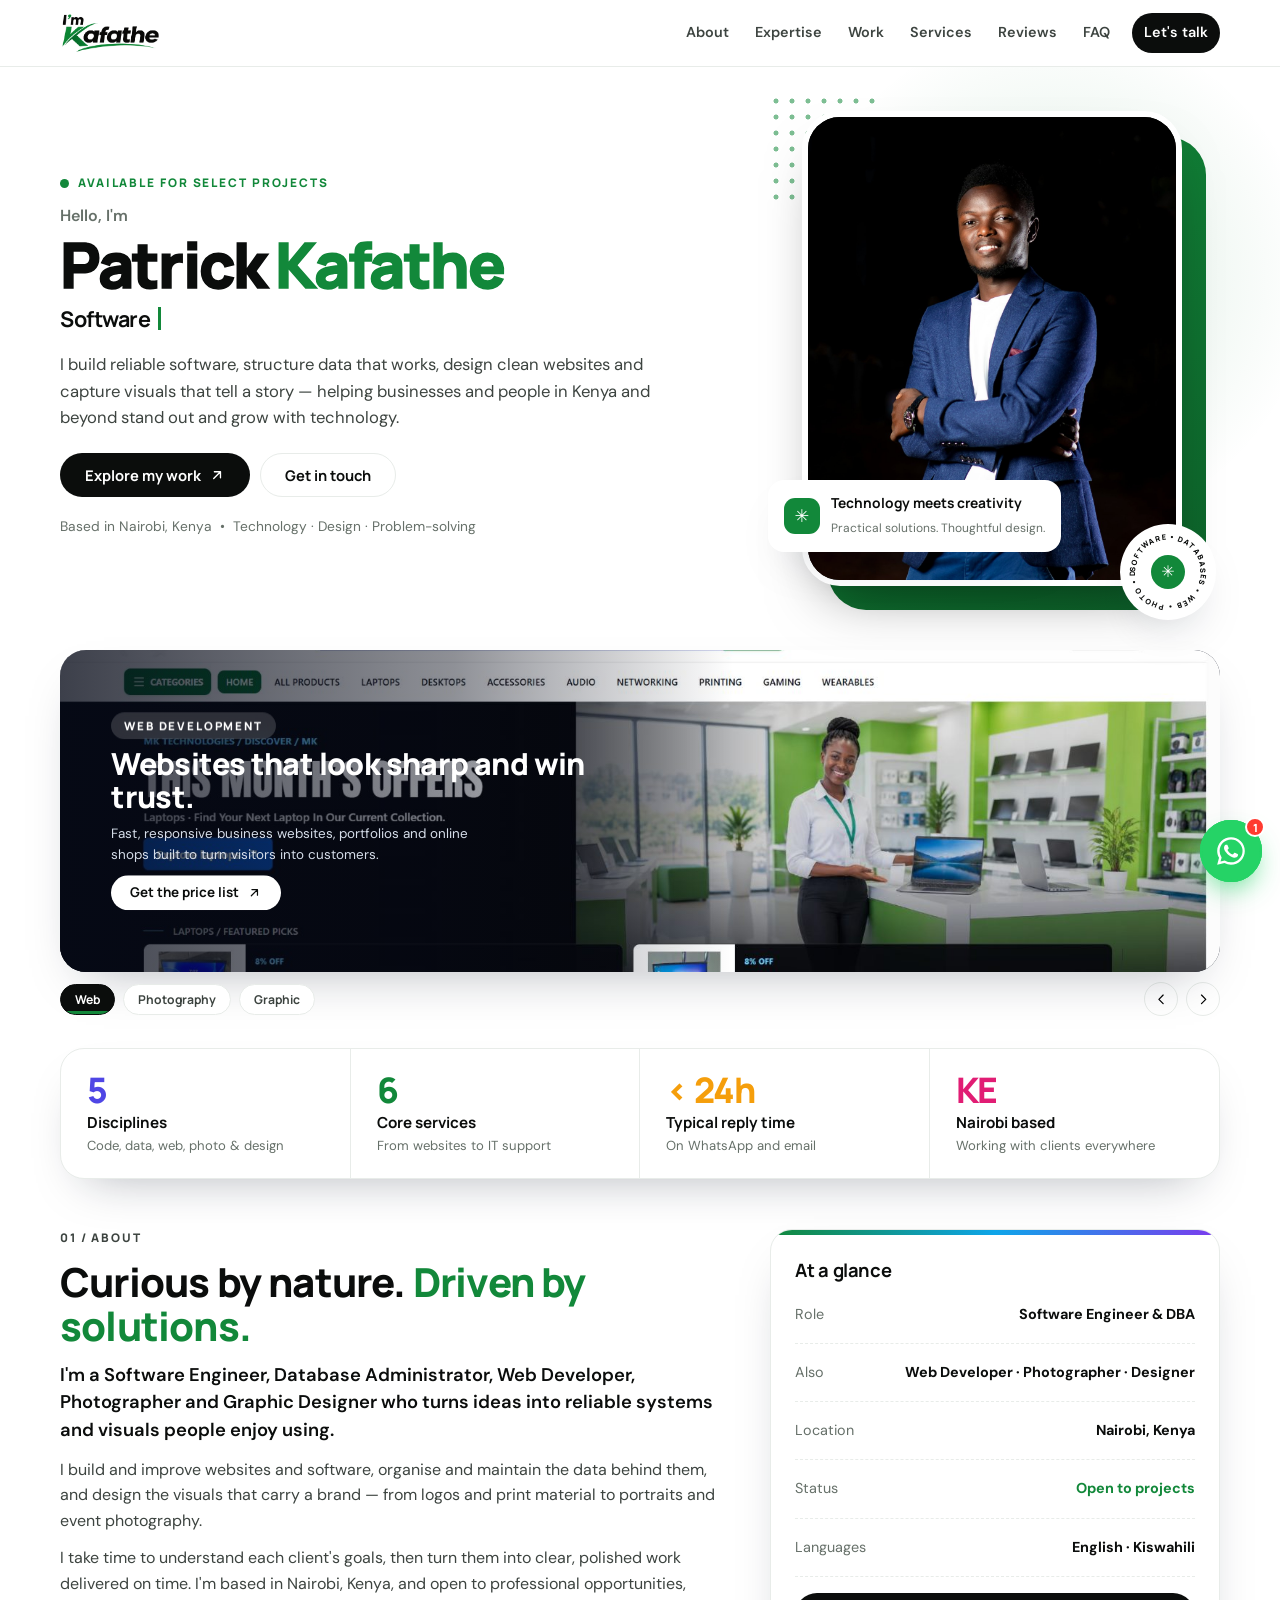
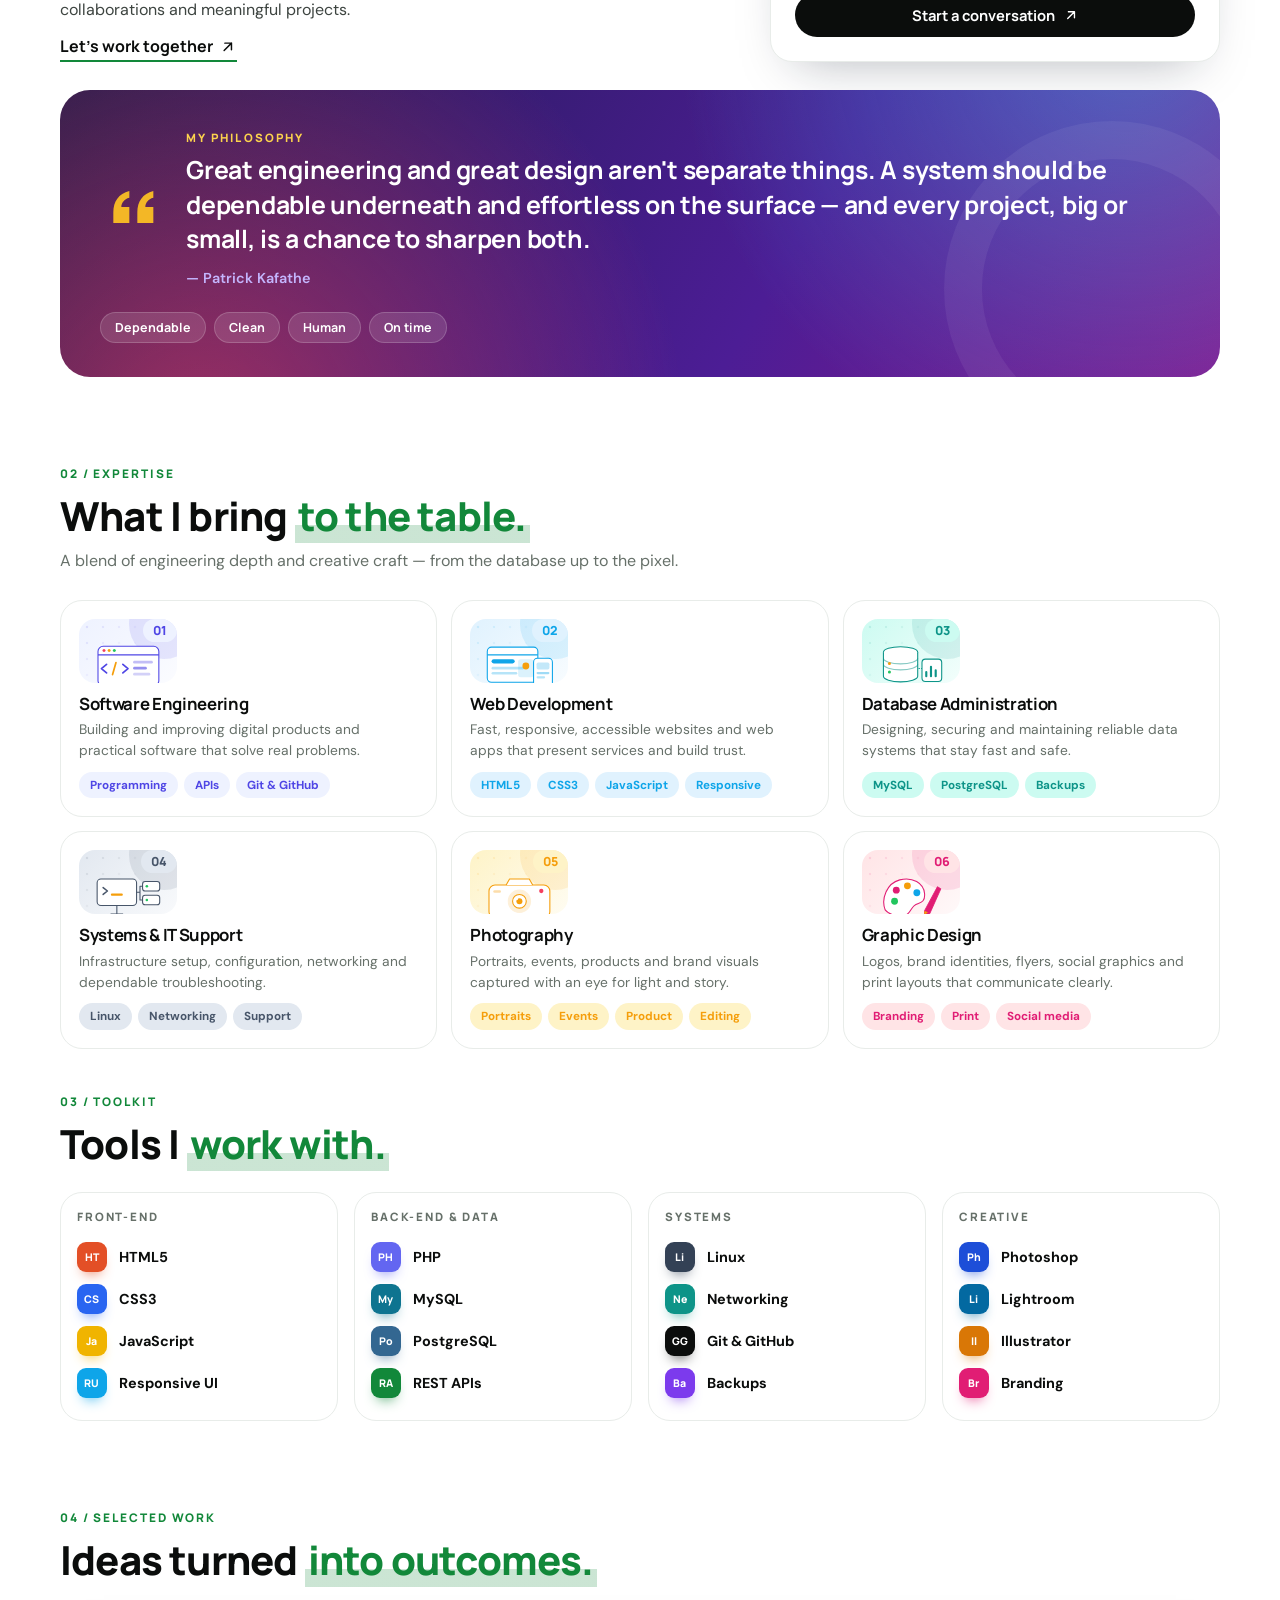
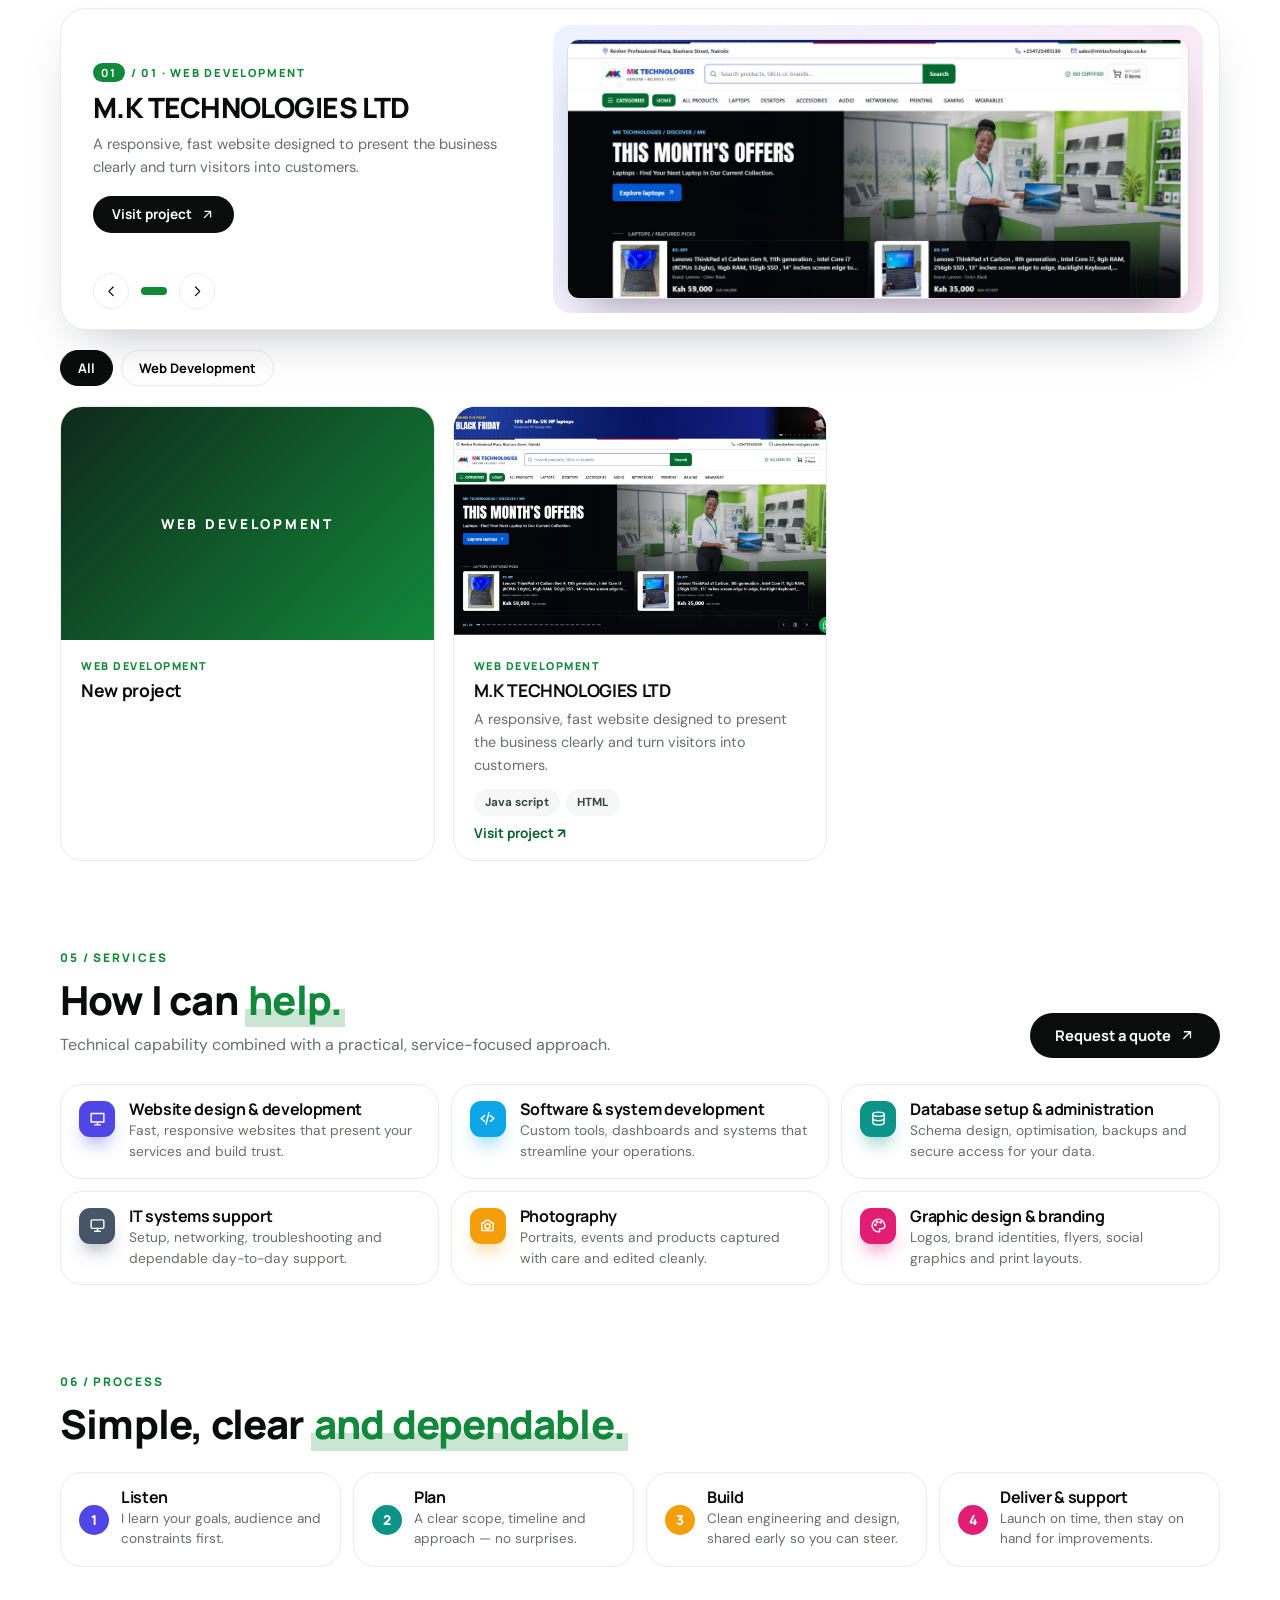
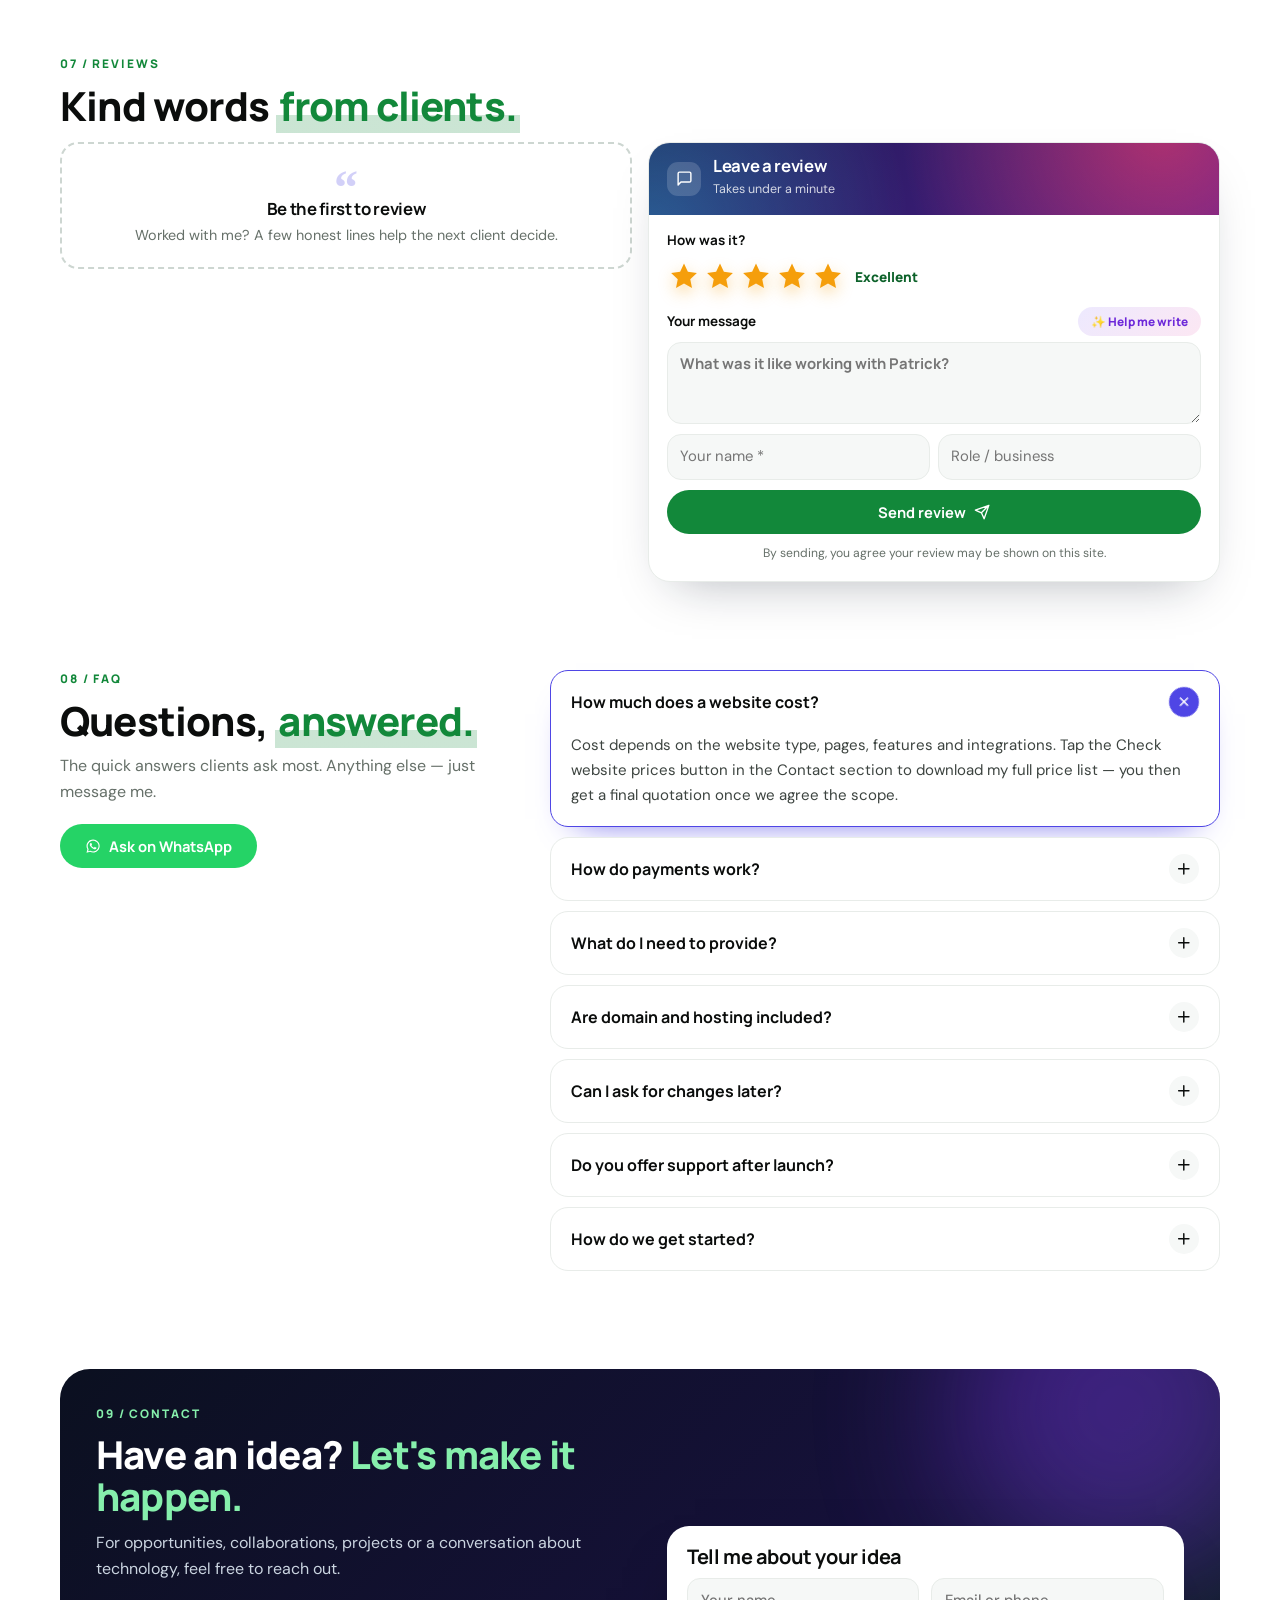
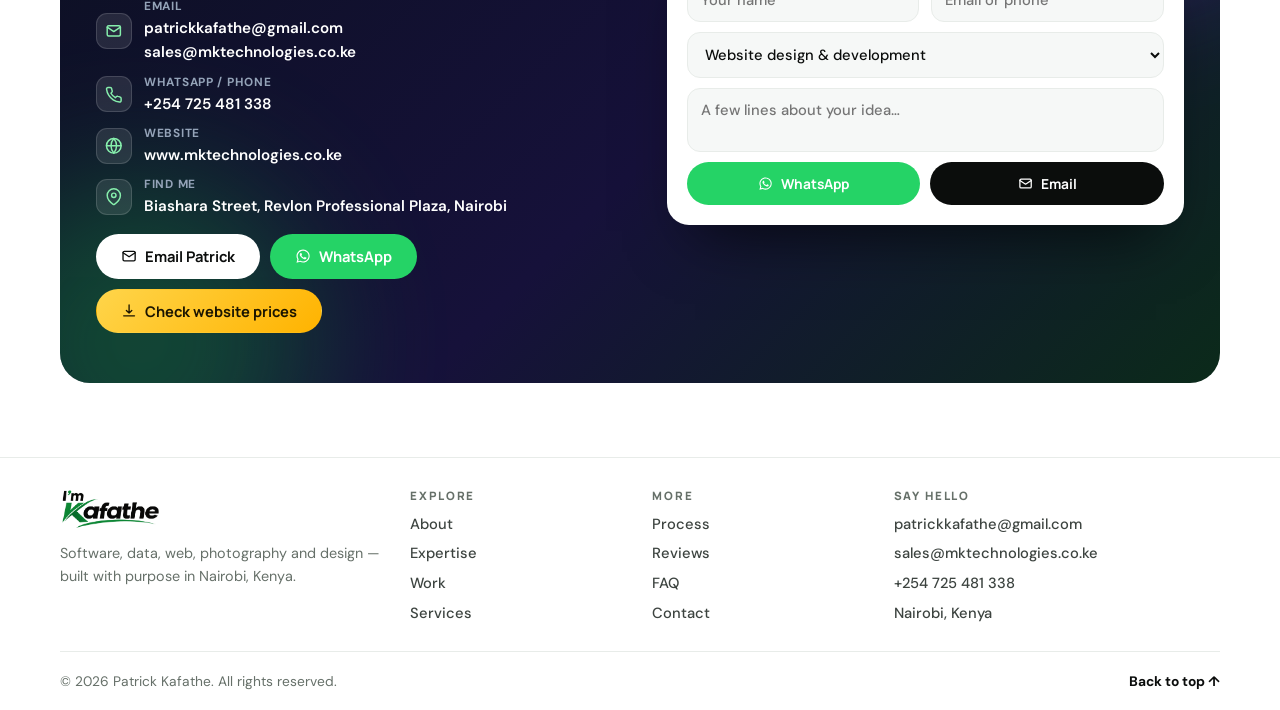
<file: index.html>
<!DOCTYPE html>
<html lang="en">
<head>
  <meta charset="UTF-8">
  <meta name="viewport" content="width=device-width, initial-scale=1.0">
  <title>Patrick Kafathe | Software Engineer, Web Developer, Photographer & Designer in Nairobi</title>
  <meta name="description" content="Patrick Kafathe — Software Engineer, Database Administrator, Web Developer, Photographer and Graphic Designer based in Nairobi, Kenya. See my work, website packages and get in touch.">
  <meta name="theme-color" content="#12883a">
  <meta property="og:type" content="website">
  <meta property="og:title" content="Patrick Kafathe — Software Engineer, Web Developer, Photographer & Designer">
  <meta property="og:description" content="Websites, software, databases, photography and graphic design from Nairobi, Kenya.">
  <meta property="og:image" content="assets/img/banner-web.jpg">
  <meta name="twitter:card" content="summary_large_image">
  <link rel="icon" href="assets/logo.png">
  <link rel="preconnect" href="https://fonts.googleapis.com">
  <link rel="preconnect" href="https://fonts.gstatic.com" crossorigin>
  <link href="https://fonts.googleapis.com/css2?family=DM+Sans:wght@400;500;600;700&family=Manrope:wght@400;500;600;700;800&display=swap" rel="stylesheet">
  <link rel="stylesheet" href="style.css">
  <link rel="stylesheet" href="widgets.css">
</head>
<body>
  <!-- icon sprite -->
  <svg width="0" height="0" style="position:absolute" aria-hidden="true">
    <symbol id="i-mail" viewBox="0 0 24 24"><rect x="3" y="5" width="18" height="14" rx="2"/><path d="M3 7l9 6 9-6"/></symbol>
    <symbol id="i-phone" viewBox="0 0 24 24"><path d="M22 16.9v3a2 2 0 0 1-2.2 2 19.8 19.8 0 0 1-8.6-3.1 19.5 19.5 0 0 1-6-6A19.8 19.8 0 0 1 2.1 4.2 2 2 0 0 1 4.1 2h3a2 2 0 0 1 2 1.7c.1 1 .4 1.9.7 2.8a2 2 0 0 1-.5 2.1L8.1 9.9a16 16 0 0 0 6 6l1.3-1.3a2 2 0 0 1 2.1-.4c.9.3 1.8.6 2.8.7a2 2 0 0 1 1.7 2z"/></symbol>
    <symbol id="i-pin" viewBox="0 0 24 24"><path d="M21 10c0 7-9 13-9 13S3 17 3 10a9 9 0 0 1 18 0z"/><circle cx="12" cy="10" r="3"/></symbol>
    <symbol id="i-globe" viewBox="0 0 24 24"><circle cx="12" cy="12" r="10"/><path d="M2 12h20M12 2a15 15 0 0 1 0 20M12 2a15 15 0 0 0 0 20"/></symbol>
    <symbol id="i-arrow" viewBox="0 0 24 24"><path d="M7 17L17 7M8 7h9v9"/></symbol>
    <symbol id="i-download" viewBox="0 0 24 24"><path d="M12 3v12m0 0l-4-4m4 4l4-4M4 19h16"/></symbol>
    <symbol id="i-up" viewBox="0 0 24 24"><path d="M12 19V5M5 12l7-7 7 7"/></symbol>
    <symbol id="i-check" viewBox="0 0 24 24"><path d="M20 6L9 17l-5-5"/></symbol>
    <symbol id="i-plus" viewBox="0 0 24 24"><path d="M12 5v14M5 12h14"/></symbol>
    <symbol id="i-send" viewBox="0 0 24 24"><path d="M22 2L11 13M22 2l-7 20-4-9-9-4z"/></symbol>
    <symbol id="i-wa" viewBox="0 0 32 32"><path fill="currentColor" stroke="none" d="M16.004 3C8.83 3 3 8.8 3 15.93c0 2.28.6 4.5 1.74 6.46L3 29l6.8-1.7a13 13 0 0 0 6.2 1.58h.01C23.17 28.88 29 23.08 29 15.95 29 12.5 27.65 9.26 25.2 6.83A12.9 12.9 0 0 0 16.004 3zm0 23.7h-.01a10.7 10.7 0 0 1-5.45-1.5l-.39-.23-4.04 1 1.08-3.93-.25-.4a10.5 10.5 0 0 1-1.63-5.7c0-5.9 4.83-10.7 10.78-10.7 2.88 0 5.58 1.12 7.62 3.15a10.6 10.6 0 0 1 3.15 7.57c0 5.9-4.84 10.74-10.82 10.74zm5.92-8.03c-.32-.16-1.92-.95-2.22-1.05-.3-.11-.52-.16-.73.16-.22.32-.84 1.05-1.03 1.27-.19.21-.38.24-.7.08-.33-.16-1.37-.5-2.6-1.6-.96-.85-1.6-1.9-1.8-2.22-.18-.32-.02-.5.14-.66.15-.14.33-.38.5-.57.16-.19.21-.32.32-.54.1-.21.05-.4-.03-.56-.08-.16-.73-1.76-1-2.4-.26-.63-.53-.54-.73-.55h-.62c-.22 0-.57.08-.87.4-.3.32-1.14 1.11-1.14 2.7 0 1.6 1.17 3.14 1.33 3.36.16.21 2.3 3.5 5.57 4.9.78.34 1.38.54 1.85.69.78.25 1.5.21 2.06.13.63-.1 1.92-.78 2.19-1.54.27-.76.27-1.4.19-1.54-.08-.13-.3-.21-.62-.37z"/></symbol>
  </svg>

  <!-- SPLASH -->
  <div class="splash" id="splash" aria-hidden="true">
    <div class="splash-glow"></div>
    <div class="splash-inner">
      <div class="splash-logo"><img src="assets/logo.png" alt=""></div>
      <p class="splash-tag">SOFTWARE <i></i> DATA <i></i> DESIGN</p>
      <div class="splash-bar"><span></span></div>
      <p class="splash-name">Patrick Kafathe &middot; Portfolio</p>
    </div>
  </div>

  <div class="scroll-progress" id="progress"></div>
  <div class="announce" id="announce" hidden><a id="announceLink" href="#contact"><span id="announceText"></span> <b>→</b></a></div>

  <header class="site-header">
    <nav class="nav container" aria-label="Main navigation">
      <a class="brand" href="#home" aria-label="Patrick Kafathe — home"><img src="assets/logo.png" alt="I'm Kafathe"></a>
      <button class="menu-toggle" aria-label="Toggle navigation" aria-expanded="false">☰</button>
      <div class="nav-links">
        <a href="#about">About</a><a href="#expertise">Expertise</a><a href="#work">Work</a><a href="#services">Services</a>
        <a href="#reviews">Reviews</a><a href="#faq">FAQ</a><a href="#contact" class="nav-cta">Let's talk</a>
      </div>
    </nav>
  </header>

  <main>
    <!-- HERO -->
    <section class="hero container" id="home">
      <div class="hero-copy">
        <p class="eyebrow" id="heroEyebrow"><span class="status-dot"></span> <span data-s="hero.eyebrow">AVAILABLE FOR SELECT PROJECTS</span></p>
        <p class="hello" data-s="hero.hello">Hello, I'm</p>
        <h1 id="heroName">Patrick <span>Kafathe</span></h1>
        <h2 class="roles" aria-label="Roles"><span id="typed"></span><i class="caret"></i></h2>
        <p class="hero-intro" data-s="hero.intro">I build reliable software, structure data that works, design clean websites and capture visuals that tell a story.</p>
        <div class="hero-actions">
          <a class="button button-dark" href="#work"><span data-s="hero.cta1">Explore my work</span> <svg class="ico"><use href="#i-arrow"/></svg></a>
          <a class="button button-light" href="#contact" data-s="hero.cta2">Get in touch</a>
        </div>
        <div class="hero-meta" data-s="hero.meta">Based in Nairobi, Kenya</div>
      </div>
      <div class="hero-visual">
        <div class="photo-frame"><img id="heroImg" src="assets/profile.jpg" alt="Portrait of Patrick Kafathe" fetchpriority="high"></div>
        <div class="spin-badge" aria-hidden="true">
          <svg viewBox="0 0 100 100"><defs><path id="circ" d="M50,50 m-37,0 a37,37 0 1,1 74,0 a37,37 0 1,1 -74,0"/></defs><text><textPath href="#circ">SOFTWARE • DATABASES • WEB • PHOTO • DESIGN • </textPath></text></svg>
          <span>✳</span>
        </div>
        <div class="floating-note"><span class="note-icon">✳</span><div><strong>Technology meets creativity</strong><small>Practical solutions. Thoughtful design.</small></div></div>
      </div>
    </section>

    <!-- PICTURE BANNER -->
    <section class="banner container" id="banner" aria-label="What I do" aria-roledescription="carousel">
      <div class="bn-stage" id="bnStage"></div>
      <div class="bn-ui">
        <div class="bn-tabs" id="bnTabs" role="tablist"></div>
        <div class="bn-arrows"><button type="button" id="bnPrev" aria-label="Previous slide"><svg class="ico" viewBox="0 0 24 24"><path d="M15 5l-7 7 7 7"/></svg></button><button type="button" id="bnNext" aria-label="Next slide"><svg class="ico" viewBox="0 0 24 24"><path d="M9 5l7 7-7 7"/></svg></button></div>
      </div>
    </section>

    <!-- STATS -->
    <section class="stats container" id="stats" aria-label="Quick facts"></section>

    <!-- ABOUT -->
    <section class="section container" id="about">
      <div class="about-grid">
        <div class="about-content reveal">
          <div class="section-heading tight"><p class="eyebrow">01 / ABOUT</p><h2>Curious by nature. <span>Driven by solutions.</span></h2></div>
          <p class="lead" data-s="about.lead"></p>
          <div id="aboutBody"></div>
          <a class="text-link" href="#contact">Let's work together <svg class="ico"><use href="#i-arrow"/></svg></a>
        </div>
        <aside class="about-card reveal">
          <h3>At a glance</h3>
          <ul id="glance"></ul>
          <a class="button button-dark full" href="#contact">Start a conversation <svg class="ico"><use href="#i-arrow"/></svg></a>
        </aside>
      </div>
      <div class="philo reveal" id="philosophy">
        <svg class="philo-q" viewBox="0 0 48 48"><path d="M10 28c0-8 4-14 12-16v5c-4 1-6 4-6 7h6v12H10zM28 28c0-8 4-14 12-16v5c-4 1-6 4-6 7h6v12H28z"/></svg>
        <div class="philo-body"><p class="philo-tag">MY PHILOSOPHY</p><p class="philo-text" data-s="about.philosophy"></p><p class="philo-sign">— Patrick Kafathe</p></div>
        <div class="philo-pills"><span>Dependable</span><span>Clean</span><span>Human</span><span>On time</span></div>
      </div>
    </section>

    <!-- EXPERTISE -->
    <section class="section container" id="expertise">
      <div class="section-heading reveal"><p class="eyebrow">02 / EXPERTISE</p><h2>What I bring <span class="grad">to the table.</span></h2><p class="section-sub">A blend of engineering depth and creative craft — from the database up to the pixel.</p></div>
      <div class="bento" id="bento"></div>
    </section>

    <!-- TOOLS -->
    <section class="section container tight-top" id="tools">
      <div class="section-heading reveal"><p class="eyebrow">03 / TOOLKIT</p><h2>Tools I <span class="grad">work with.</span></h2></div>
      <div class="tool-grid" id="toolGrid"></div>
    </section>

    <!-- SHOWCASE + PROJECTS -->
    <section class="section container" id="work">
      <div class="section-heading reveal"><p class="eyebrow">04 / SELECTED WORK</p><h2>Ideas turned <span class="grad">into outcomes.</span></h2></div>
      <div class="slider reveal" id="slider" aria-roledescription="carousel">
        <div class="slides" id="slides"></div>
        <div class="sl-ctl"><button class="sl-btn" id="prev" aria-label="Previous slide"><svg class="ico" viewBox="0 0 24 24"><path d="M15 5l-7 7 7 7"/></svg></button><div class="dots" id="dots"></div><button class="sl-btn" id="next" aria-label="Next slide"><svg class="ico" viewBox="0 0 24 24"><path d="M9 5l7 7-7 7"/></svg></button></div>
      </div>
      <div class="filters reveal" id="filters"></div>
      <div class="project-grid" id="projectGrid"></div>
    </section>

    <!-- SERVICES -->
    <section class="section container" id="services">
      <div class="head-row reveal">
        <div class="section-heading"><p class="eyebrow">05 / SERVICES</p><h2>How I can <span class="grad">help.</span></h2><p class="section-sub">Technical capability combined with a practical, service-focused approach.</p></div>
        <a class="button button-dark" href="#contact">Request a quote <svg class="ico"><use href="#i-arrow"/></svg></a>
      </div>
      <div class="service-grid" id="serviceGrid"></div>
    </section>

    <!-- PROCESS -->
    <section class="section container" id="process">
      <div class="section-heading reveal"><p class="eyebrow">06 / PROCESS</p><h2>Simple, clear <span class="grad">and dependable.</span></h2></div>
      <div class="process-grid" id="processGrid"></div>
    </section>

    <!-- REVIEWS -->
    <section class="section container" id="reviews">
      <div class="head-row reveal">
        <div class="section-heading"><p class="eyebrow">07 / REVIEWS</p><h2>Kind words <span class="grad">from clients.</span></h2></div>
        <div class="rv-summary" id="rvSummary" hidden><b id="rvAvg">5.0</b><div><div class="stars" id="rvStars"></div><small id="rvCount"></small></div></div>
      </div>
      <div class="rv-layout">
        <div class="rv-list" id="rvList"></div>
        <aside class="rv-form-card reveal" id="rvFormCard">
          <div class="rvf-head"><span class="rv-ico"><svg viewBox="0 0 24 24"><path d="M21 15a2 2 0 0 1-2 2H7l-4 4V5a2 2 0 0 1 2-2h14a2 2 0 0 1 2 2z"/></svg></span><div><h3>Leave a review</h3><small>Takes under a minute</small></div></div>
          <form id="rvForm" novalidate>
            <div class="rv-rate"><span class="rv-lbl">How was it?</span><div class="rate" id="rate" role="radiogroup" aria-label="Rating"></div><span class="rate-word" id="rateWord"></span></div>
            <label class="rv-msg"><span class="rv-lbl">Your message <button type="button" class="ai-btn" id="rvAi">✨ Help me write</button></span><textarea name="text" id="rvText" rows="3" maxlength="400" placeholder="What was it like working with Patrick?"></textarea></label>
            <div class="two"><input name="name" maxlength="60" autocomplete="name" placeholder="Your name *" aria-label="Your name"><input name="role" maxlength="80" placeholder="Role / business" aria-label="Role or business"></div>
            <input class="hp" name="website" tabindex="-1" autocomplete="off" aria-hidden="true">
            <p class="rv-err" id="rvErr" hidden></p>
            <button class="button button-green full" type="submit" id="rvSubmit">Send review <svg class="ico"><use href="#i-send"/></svg></button>
            <small class="rv-note">By sending, you agree your review may be shown on this site.</small>
          </form>
          <div class="rv-done" id="rvDone" hidden>
            <div class="rv-tick"><svg class="ico"><use href="#i-check"/></svg></div><h3>Thank you!</h3><p id="rvDoneMsg"></p>
            <div class="rv-done-btns"><a class="button button-wa" id="rvDoneWa" href="#" target="_blank" rel="noopener"><svg class="ico fill"><use href="#i-wa"/></svg>WhatsApp</a><a class="button button-dark" id="rvDoneMail" href="#">Email</a></div>
            <button class="button button-light" type="button" id="rvAgain">Write another</button>
          </div>
        </aside>
      </div>
    </section>

    <!-- FAQ -->
    <section class="section container" id="faq">
      <div class="faq-layout">
        <div class="section-heading reveal"><p class="eyebrow">08 / FAQ</p><h2>Questions, <span class="grad">answered.</span></h2><p class="section-sub">The quick answers clients ask most. Anything else — just message me.</p><a class="button button-wa" id="faqWa" href="#" target="_blank" rel="noopener"><svg class="ico fill"><use href="#i-wa"/></svg>Ask on WhatsApp</a></div>
        <div class="faq-list" id="faqList"></div>
      </div>
    </section>

    <!-- CONTACT -->
    <section class="section container" id="contact">
      <div class="cta-card">
        <i class="cta-blob b1"></i><i class="cta-blob b2"></i>
        <div class="cta-left">
          <p class="eyebrow">09 / CONTACT</p>
          <h2>Have an idea? <span>Let's make it happen.</span></h2>
          <p class="c-sub">For opportunities, collaborations, projects or a conversation about technology, feel free to reach out.</p>
          <ul class="cta-rows" id="ctaRows"></ul>
          <div class="contact-actions">
            <a class="button button-white js-mail" href="#"><svg class="ico"><use href="#i-mail"/></svg>Email Patrick</a>
            <a class="button button-wa js-wa" href="#" target="_blank" rel="noopener"><svg class="ico fill"><use href="#i-wa"/></svg>WhatsApp</a>
            <a class="button button-price js-price" href="#"><svg class="ico"><use href="#i-download"/></svg><span class="js-price-label">Check website prices</span></a>
          </div>
          <div class="socials" id="socials"></div>
        </div>
        <form class="cta-form" id="contactForm">
          <h3>Tell me about your idea</h3>
          <div class="two"><input name="name" required autocomplete="name" placeholder="Your name" aria-label="Your name"><input name="contact" required placeholder="Email or phone" aria-label="Email or phone"></div>
          <select name="service" id="fService" aria-label="I need"></select>
          <textarea name="message" rows="2" required placeholder="A few lines about your idea…" aria-label="Message"></textarea>
          <div class="two btns"><button class="button button-wa" type="submit" data-via="wa"><svg class="ico fill"><use href="#i-wa"/></svg>WhatsApp</button><button class="button button-dark" type="submit" data-via="mail"><svg class="ico"><use href="#i-mail"/></svg>Email</button></div>
        </form>
      </div>
    </section>
  </main>

  <footer class="footer">
    <div class="container">
      <div class="foot-top">
        <div class="foot-brand"><a class="brand" href="#home"><img src="assets/logo.png" alt="I'm Kafathe"></a><p>Software, data, web, photography and design — built with purpose in Nairobi, Kenya.</p></div>
        <div class="foot-col"><h4>Explore</h4><a href="#about">About</a><a href="#expertise">Expertise</a><a href="#work">Work</a><a href="#services">Services</a></div>
        <div class="foot-col"><h4>More</h4><a href="#process">Process</a><a href="#reviews">Reviews</a><a href="#faq">FAQ</a><a href="#contact">Contact</a></div>
        <div class="foot-col" id="footContact"><h4>Say hello</h4></div>
      </div>
      <div class="foot-bottom"><p>© <span id="year"></span> <span data-s="hero.name">Patrick Kafathe</span>. All rights reserved.</p><a href="#home">Back to top ↑</a></div>
    </div>
  </footer>

  <button class="to-top" id="toTop" aria-label="Back to top" hidden><svg class="ico"><use href="#i-up"/></svg></button>

  <!-- WHATSAPP WIDGET -->
  <div class="wa" id="wa" hidden>
    <div class="wa-pop" id="waPop" role="dialog" aria-label="Chat on WhatsApp" hidden>
      <div class="wa-head">
        <img class="wa-av" id="waAv" src="assets/profile.jpg" alt="">
        <div><b id="waName">Patrick</b><small><i></i> Online · replies fast</small></div>
        <button class="wa-x" id="waX" aria-label="Close chat">✕</button>
      </div>
      <div class="wa-body">
        <div class="wa-msg typing" id="waTyping"><span></span><span></span><span></span></div>
        <div class="wa-msg" id="waMsg" hidden></div>
      </div>
      <div class="wa-chips" id="waChips"></div>
      <a class="wa-cta" id="waCta" href="#" target="_blank" rel="noopener"><svg viewBox="0 0 32 32"><use href="#i-wa"/></svg> Start chat on WhatsApp</a>
    </div>
    <div class="wa-tip" id="waTip" hidden><span id="waTipText"></span></div>
    <button class="wa-btn" id="waBtn" aria-label="Chat with Patrick on WhatsApp">
      <span class="ring"></span><span class="ring r2"></span>
      <svg viewBox="0 0 32 32" aria-hidden="true" style="color:#fff"><use href="#i-wa"/></svg>
      <span class="wa-badge" id="waBadge">1</span>
    </button>
  </div>

  <div class="lightbox" id="lightbox" hidden>
    <button class="lb-close" id="lbClose" aria-label="Close">✕</button>
    <button class="slider-btn prev" id="lbPrev" aria-label="Previous image">←</button>
    <img id="lbImg" alt="">
    <button class="slider-btn next" id="lbNext" aria-label="Next image">→</button>
    <p id="lbCap"></p>
  </div>

  <script src="data/site-data.js"></script>
  <script src="widgets.js"></script>
  <script src="script.js"></script>
</body>
</html>
</file>
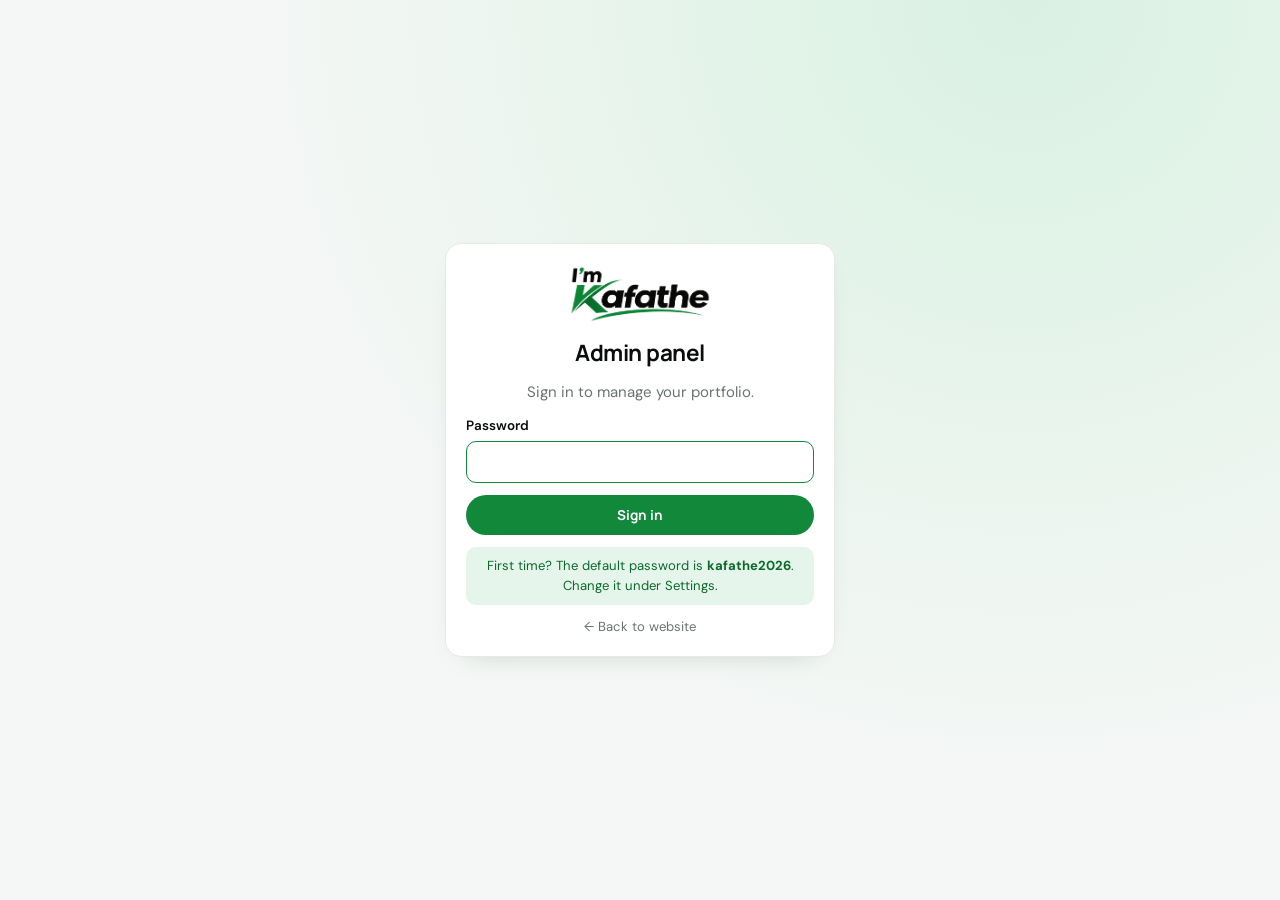
<file: admin/index.html>
<!DOCTYPE html>
<html lang="en">
<head>
  <meta charset="UTF-8">
  <meta name="viewport" content="width=device-width, initial-scale=1.0">
  <meta name="robots" content="noindex,nofollow">
  <title>Admin | Patrick Kafathe</title>
  <link rel="icon" href="../assets/logo.png">
  <link href="https://fonts.googleapis.com/css2?family=DM+Sans:wght@400;500;600;700&family=Manrope:wght@500;700;800&display=swap" rel="stylesheet">
  <link rel="stylesheet" href="admin.css">
</head>
<body>
  <!-- LOGIN -->
  <section class="login" id="login">
    <form class="card login-card" id="loginForm">
      <img src="../assets/logo.png" alt="I'm Kafathe" class="login-logo">
      <h1>Admin panel</h1>
      <p class="muted">Sign in to manage your portfolio.</p>
      <label>Password<input type="password" id="pw" autocomplete="current-password" required autofocus></label>
      <p class="error" id="loginErr" hidden>Incorrect password.</p>
      <button class="btn green full" type="submit">Sign in</button>
      <p class="hint" id="defaultHint" hidden>First time? The default password is <b>kafathe2026</b>. Change it under Settings.</p>
      <a class="muted small" href="../index.html">← Back to website</a>
    </form>
  </section>

  <div class="app" id="app" hidden>
    <aside class="side" id="side">
      <div class="brand"><img src="../assets/logo.png" alt="I'm Kafathe"></div>
      <nav class="nav">
        <button data-tab="dashboard" class="on"><i>◧</i>Dashboard</button>
        <button data-tab="projects"><i>▣</i>Projects</button>
        <button data-tab="banner"><i>▭</i>Banner &amp; Hero</button>
        <button data-tab="about"><i>☺</i>About</button>
        <button data-tab="services"><i>✦</i>Services</button>
        <button data-tab="reviews"><i>★</i>Reviews</button>
        <button data-tab="contact"><i>✉</i>Contact &amp; Social</button>
        <button data-tab="appearance"><i>◐</i>Appearance &amp; SEO</button>
        <button data-tab="settings"><i>⚙</i>Settings</button>
      </nav>
      <div class="side-foot">
        <a class="btn ghost sm full" href="../index.html" target="_blank" rel="noopener">View site ↗</a>
        <button class="btn dark sm full" id="btnLogout">Log out</button>
      </div>
    </aside>

    <div class="main">
      <header class="topbar">
        <button class="burger" id="burger" aria-label="Menu">☰</button>
        <h1 id="pageTitle">Dashboard</h1>
        <span class="saved" id="savedState">All changes saved</span>
        <button class="btn green sm" id="btnExport">Export site.json</button>
      </header>

      <div class="content">
        <!-- DASHBOARD -->
        <section class="tab" id="tab-dashboard">
          <div class="stats" id="stats"></div>
          <div class="grid2">
            <div class="card"><h3>Setup checklist</h3><ul class="check-list" id="checklist"></ul></div>
            <div class="card">
              <h3>Quick actions</h3>
              <div class="qa">
                <button class="btn ghost sm" data-go="projects">＋ Add project</button>
                <button class="btn ghost sm" data-go="banner">Edit hero</button>
                <button class="btn ghost sm" data-go="contact">Update contacts</button>
                <button class="btn ghost sm" data-go="appearance">Change photo</button>
              </div>
              <h3 class="mt">Projects by category</h3>
              <div id="catBars"></div>
            </div>
          </div>
          <div class="notice"><b>Publishing tip:</b> changes show on this browser immediately. To publish them for everyone, click <b>Export site.json</b> (top right) and replace <code>data/site.json</code> on your hosting.</div>
        </section>

        <!-- PROJECTS -->
        <section class="tab" id="tab-projects" hidden>
          <div class="proj-layout">
            <div class="card form-card">
              <h2 id="formTitle">Add a project</h2>
              <form id="projectForm">
                <label><span class="lbl">Project title *</span><input id="fTitle" required maxlength="90" placeholder="e.g. Kimaru & Co. website"></label>
                <div class="two">
                  <label><span class="lbl">Category *</span><select id="fCat" required></select></label>
                  <label><span class="lbl">Live link</span><input id="fLink" type="url" placeholder="https://..."></label>
                </div>
                <label><span class="lbl">Technologies <small>(comma separated)</small></span><input id="fTech" placeholder="HTML5, CSS3, JavaScript, MySQL"></label>
                <label><span class="lbl">Description * <button type="button" class="ai" id="aiProject">✨ Auto-fill with AI</button></span><textarea id="fDesc" rows="4" required maxlength="500" placeholder="What was built or designed, and the result."></textarea></label>
                <label class="check"><input type="checkbox" id="fFeat" checked> Show in homepage showcase slides</label>

                <div class="drop" id="drop">
                  <input type="file" id="fImgs" accept="image/*" multiple hidden>
                  <span class="plus">＋</span><span><b>Upload images</b> <small>click or drag · auto-resized · first is the cover</small></span>
                </div>
                <div class="thumbs" id="thumbs"></div>

                <p class="error" id="formErr" hidden></p>
                <div class="row">
                  <button class="btn green" type="submit" id="btnSave">Save project</button>
                  <button class="btn ghost" type="button" id="btnCancel" hidden>Cancel</button>
                </div>
              </form>
            </div>
            <div>
              <div class="list-head"><h2>Your projects <span class="count" id="count">0</span></h2><small class="muted" id="storeInfo"></small></div>
              <div id="list"></div>
            </div>
          </div>
        </section>

        <!-- BANNER & HERO -->
        <section class="tab" id="tab-banner" hidden>
          <div class="grid2">
            <div class="card">
              <h3>Announcement banner</h3><p class="muted small">A slim bar at the very top of your site — great for offers or availability.</p>
              <label class="check"><input type="checkbox" data-s="announce.enabled" data-type="bool"> Show the banner</label>
              <label><span class="lbl">Banner text <button type="button" class="ai" data-ai="announce.text">✨ AI</button></span><input data-s="announce.text" maxlength="140"></label>
              <div class="two">
                <label><span class="lbl">Link</span><input data-s="announce.link" placeholder="#contact or https://..."></label>
                <label><span class="lbl">Colour</span><select data-s="announce.tone"><option value="green">Green</option><option value="dark">Dark</option><option value="amber">Amber</option></select></label>
              </div>
            </div>
            <div class="card">
              <h3>Hero (top of the page)</h3>
              <div class="two">
                <label><span class="lbl">Your name</span><input data-s="hero.name"></label>
                <label><span class="lbl">Greeting</span><input data-s="hero.hello"></label>
              </div>
              <label><span class="lbl">Rotating job titles <small>(one per line)</small></span><textarea data-s="hero.roles" data-type="lines" rows="5"></textarea></label>
              <label><span class="lbl">Intro text <button type="button" class="ai" data-ai="hero.intro">✨ AI</button></span><textarea data-s="hero.intro" rows="4"></textarea></label>
              <div class="two">
                <label><span class="lbl">Button 1</span><input data-s="hero.cta1"></label>
                <label><span class="lbl">Button 2</span><input data-s="hero.cta2"></label>
              </div>
              <label><span class="lbl">Availability label</span><input data-s="hero.eyebrow"></label>
              <label class="check"><input type="checkbox" data-s="hero.available" data-type="bool"> Show the pulsing "available" dot</label>
              <label><span class="lbl">Line under buttons</span><input data-s="hero.meta"></label>
            </div>
          </div>
        </section>

        <!-- ABOUT -->
        <section class="tab" id="tab-about" hidden>
          <div class="card narrow">
            <h3>About section</h3>
            <label><span class="lbl">Opening statement <button type="button" class="ai" data-ai="about.lead">✨ AI</button></span><textarea data-s="about.lead" rows="3"></textarea></label>
            <label><span class="lbl">Main text <small>(blank line = new paragraph)</small> <button type="button" class="ai" data-ai="about.body">✨ AI</button></span><textarea data-s="about.body" rows="9"></textarea></label>
            <label><span class="lbl">Philosophy <button type="button" class="ai" data-ai="about.philosophy">✨ AI</button></span><textarea data-s="about.philosophy" rows="3"></textarea></label>
          </div>
        </section>

        <!-- SERVICES -->
        <section class="tab" id="tab-services" hidden>
          <div class="card narrow">
            <div class="list-head"><h3>Services</h3><button class="btn green sm" id="addService" type="button">＋ Add service</button></div>
            <p class="muted small">Shown as cards on your site. Use the arrows to reorder.</p>
            <div id="serviceEditor"></div>
          </div>
        </section>


        <!-- REVIEWS -->
        <section class="tab" id="tab-reviews" hidden>
          <div class="grid2">
            <div class="card">
              <h3>Reviews section</h3>
              <label class="check"><input type="checkbox" data-s="reviews.enabled" data-type="bool"> Show the Reviews section on the site</label>
              <label><span class="lbl">Reviews server file <small>(leave as is)</small></span><input data-s="reviews.api" placeholder="api/reviews.php"></label>
              <p class="muted small">Clients write reviews on your site (with the ✨ helper). They stay hidden until you approve them here. This needs PHP hosting; without it, reviews are sent to you on WhatsApp and you add them by hand below.</p>
            </div>
            <div class="card">
              <h3>Approve client reviews</h3>
              <div class="two"><label><span class="lbl">Admin token</span><input type="password" id="rvToken" autocomplete="off" placeholder="from api/config.php"></label>
              <div class="rv-load"><button class="btn dark sm" id="rvLoad" type="button">Load reviews</button></div></div>
              <p class="muted small" id="rvStatus">Set <code>admin_token</code> in <code>api/config.php</code> on your hosting first, then enter the same phrase here.</p>
              <div id="rvAdminList"></div>
            </div>
            <div class="card span2">
              <div class="list-head"><h3>Add a review by hand</h3><small class="muted">e.g. one a client sent you on WhatsApp</small></div>
              <div class="two">
                <label><span class="lbl">Client name *</span><input id="rvmName" maxlength="60"></label>
                <label><span class="lbl">Role &amp; business</span><input id="rvmRole" maxlength="80"></label>
              </div>
              <div class="two">
                <label><span class="lbl">Rating</span><select id="rvmRating"><option>5</option><option>4</option><option>3</option><option>2</option><option>1</option></select></label>
                <label><span class="lbl">About</span><select id="rvmTopic"><option>Website</option><option>Software</option><option>Database</option><option>Photography</option><option>Design</option><option>Other</option></select></label>
              </div>
              <label><span class="lbl">Review text *</span><textarea id="rvmText" rows="3" maxlength="500"></textarea></label>
              <div class="row"><button class="btn green sm" id="rvmAdd" type="button">Add review</button></div>
              <div id="rvManualList"></div>
            </div>
          </div>
        </section>

        <!-- CONTACT -->
        <section class="tab" id="tab-contact" hidden>
          <div class="grid2">
            <div class="card">
              <h3>Contact details</h3>
              <label><span class="lbl">Main email</span><input type="email" data-s="contact.email"></label>
              <label><span class="lbl">Second email</span><input type="email" data-s="contact.email2"></label>
              <div class="two">
                <label><span class="lbl">WhatsApp <small>(with country code)</small></span><input data-s="contact.whatsapp" placeholder="254725481338"></label>
                <label><span class="lbl">Phone (display)</span><input data-s="contact.phone"></label>
              </div>
              <label><span class="lbl">Location</span><input data-s="contact.location"></label>
            </div>
            <div class="card">
              <h3>Social links</h3><p class="muted small">Only links you fill in will appear on the site.</p>
              <label><span class="lbl">LinkedIn</span><input type="url" data-s="contact.socials.linkedin" placeholder="https://linkedin.com/in/..."></label>
              <label><span class="lbl">GitHub</span><input type="url" data-s="contact.socials.github" placeholder="https://github.com/..."></label>
              <div class="two">
                <label><span class="lbl">Instagram</span><input type="url" data-s="contact.socials.instagram"></label>
                <label><span class="lbl">Facebook</span><input type="url" data-s="contact.socials.facebook"></label>
                <label><span class="lbl">TikTok</span><input type="url" data-s="contact.socials.tiktok"></label>
                <label><span class="lbl">X (Twitter)</span><input type="url" data-s="contact.socials.x"></label>
              </div>
              <label><span class="lbl">YouTube</span><input type="url" data-s="contact.socials.youtube"></label>
            </div>
            <div class="card">
              <h3>WhatsApp chat bubble</h3><p class="muted small">The floating, vibrating button on your site with funny pop-up lines.</p>
              <label class="check"><input type="checkbox" data-s="wa.enabled" data-type="bool"> Show the floating WhatsApp button</label>
              <label class="check"><input type="checkbox" data-s="wa.popup" data-type="bool"> Pop up the chat box automatically after a few seconds</label>
              <label><span class="lbl">Name shown in the chat box</span><input data-s="wa.name"></label>
              <label><span class="lbl">Pre-filled WhatsApp message</span><textarea data-s="wa.prefill" rows="2"></textarea></label>
              <label><span class="lbl">Funny pop-up lines <small>(one per line)</small></span><textarea data-s="wa.bubbles" data-type="lines" rows="6"></textarea></label>
            </div>
            <div class="card">
              <h3>Price list button</h3><p class="muted small">The "Check website prices" button in the Contact section downloads this file.</p>
              <label><span class="lbl">Button text</span><input data-s="prices.label"></label>
              <label><span class="lbl">File path <small>(inside your site folder)</small></span><input data-s="prices.file" placeholder="assets/docs/MK-Technologies-Website-Packages.pdf"></label>
              <p class="muted small">To update the prices, replace the PDF in <code>assets/docs/</code> keeping the same file name.</p>
            </div>
          </div>
        </section>

        <!-- APPEARANCE -->
        <section class="tab" id="tab-appearance" hidden>
          <div class="grid2">
            <div class="card">
              <h3>Profile photo</h3>
              <div class="photo-row">
                <img id="profilePrev" src="../assets/profile.jpg" alt="Profile preview">
                <div>
                  <input type="file" id="profileFile" accept="image/*" hidden>
                  <button class="btn ghost sm" id="btnProfile" type="button">Upload new photo</button>
                  <button class="btn ghost sm" id="btnProfileReset" type="button">Use original</button>
                  <p class="muted small">Portrait photos work best (4:5).</p>
                </div>
              </div>
              <h3 class="mt">Accent colour</h3>
              <div class="swatches" id="swatches"></div>
              <label><span class="lbl">Custom colour</span><input type="color" data-s="appearance.accent" class="color"></label>
            </div>
            <div class="card">
              <h3>Search engines (SEO)</h3>
              <label><span class="lbl">Page title</span><input data-s="seo.title" maxlength="70"></label>
              <label><span class="lbl">Description <button type="button" class="ai" data-ai="seo.description">✨ AI</button></span><textarea data-s="seo.description" rows="4" maxlength="200"></textarea></label>
            </div>
          </div>
        </section>

        <!-- SETTINGS -->
        <section class="tab" id="tab-settings" hidden>
          <div class="grid2">
            <div class="card">
              <h3>Admin password</h3>
              <label><span class="lbl">New password <small>(8+ characters)</small></span><input type="password" id="newPw" autocomplete="new-password"></label>
              <label><span class="lbl">Confirm password</span><input type="password" id="newPw2" autocomplete="new-password"></label>
              <button class="btn dark sm" id="btnPw" type="button">Update password</button>
              <p class="muted small">This is a convenience lock for the admin page, not server-level security.</p>
            </div>
            <div class="card">
              <h3>AI assistant</h3>
              <p class="badge-line"><span class="pill" id="aiState"></span></p>
              <p class="muted small">The ✨ buttons work out of the box with the built-in writer. For smarter, image-aware results, add your own Claude API key — it stays in this browser only and is never exported.</p>
              <label><span class="lbl">Claude API key <small>(optional)</small></span><input type="password" id="aiKey" placeholder="sk-ant-..." autocomplete="off"></label>
              <div class="row"><button class="btn dark sm" id="btnAiSave" type="button">Save key</button><button class="btn ghost sm" id="btnAiClear" type="button">Remove key</button></div>
            </div>
            <div class="card">
              <h3>Backup &amp; restore</h3>
              <p class="muted small">Export everything (projects and settings) to one file, or restore from a previous export.</p>
              <div class="row">
                <button class="btn green sm" id="btnExport2" type="button">Export site.json</button>
                <label class="btn ghost sm file">Import<input type="file" id="importFile" accept="application/json" hidden></label>
              </div>
              <p class="small muted" id="storeUse"></p>
            </div>
            <div class="card">
              <h3>Reset</h3>
              <p class="muted small">Restore all text and settings to the original defaults. Your projects are not touched.</p>
              <button class="btn danger sm" id="btnReset" type="button">Reset site settings</button>
            </div>
          </div>
        </section>
      </div>
    </div>
  </div>

  <div class="toast" id="toast" role="status"></div>
  <script src="../store.js"></script>
  <script src="admin.js"></script>
</body>
</html>
</file>
<file: style.css>
:root{
  --ink:#0b0d0c; --ink-2:#3d4440; --muted:#667069; --line:#e8ece9; --bg:#ffffff; --soft:#f6f8f7;
  --green:#12883a; --green-d:color-mix(in srgb,var(--green) 72%,#000); --green-l:color-mix(in srgb,var(--green) 11%,#fff);
  --indigo:#4f46e5; --sky:#0ea5e9; --teal:#0d9488; --slate:#475569; --amber:#f59e0b; --rose:#e11d74; --violet:#7c3aed;
  --radius:22px; --shadow:0 22px 50px -26px rgba(15,23,42,.35);
  --font:'DM Sans',system-ui,sans-serif; --head:'Manrope','DM Sans',system-ui,sans-serif;
}
*{box-sizing:border-box;margin:0;padding:0}
html{scroll-behavior:smooth;scroll-padding-top:80px;overflow-x:clip}
body{font-family:var(--font);color:var(--ink);background:#fff;line-height:1.6;-webkit-font-smoothing:antialiased;overflow-x:clip}
img{max-width:100%;display:block}
a{color:inherit;text-decoration:none}
button{font-family:inherit}
[hidden]{display:none!important}
.container{width:min(1160px,92%);margin-inline:auto}
h1,h2,h3,h4{font-family:var(--head);line-height:1.1;letter-spacing:-.02em}
.ico{width:1.1em;height:1.1em;fill:none;stroke:currentColor;stroke-width:2;stroke-linecap:round;stroke-linejoin:round;flex:none}
.ico.fill{fill:currentColor;stroke:none}
.scroll-progress{position:fixed;top:0;left:0;height:3px;width:0;background:linear-gradient(90deg,var(--green),var(--sky),var(--violet));z-index:300}

.announce{background:var(--ink);color:#fff;text-align:center;font-size:.88rem;font-weight:600;padding:9px 16px}
.announce a:hover{text-decoration:underline}

/* header */
.site-header{position:sticky;top:0;z-index:100;background:rgba(255,255,255,.9);backdrop-filter:blur(14px);border-bottom:1px solid var(--line)}
.nav{display:flex;align-items:center;justify-content:space-between;height:66px}
.brand img{height:42px;width:auto}
.nav-links{display:flex;align-items:center;gap:2px}
.nav-links a{padding:8px 12px;border-radius:99px;font-weight:600;font-size:.9rem;color:var(--ink-2);transition:.2s}
.nav-links a:hover{background:var(--green-l);color:var(--green-d)}
.nav-links .nav-cta{background:var(--ink);color:#fff;margin-left:8px}
.nav-links .nav-cta:hover{background:var(--green);color:#fff}
.menu-toggle{display:none;background:none;border:1px solid var(--line);border-radius:12px;width:42px;height:42px;font-size:1.2rem;cursor:pointer}

/* buttons */
.button{display:inline-flex;align-items:center;justify-content:center;gap:8px;padding:13px 24px;border-radius:99px;font-weight:700;font-family:var(--head);font-size:.92rem;border:1.5px solid transparent;cursor:pointer;transition:.25s;line-height:1.1}
.button.full{width:100%}
.button-dark{background:var(--ink);color:#fff}.button-dark:hover{background:var(--green);transform:translateY(-2px)}
.button-light{border-color:var(--line);background:#fff;color:var(--ink)}.button-light:hover{border-color:var(--ink);transform:translateY(-2px)}
.button-white{background:#fff;color:var(--ink)}.button-white:hover{background:#e6f5ec;transform:translateY(-2px)}
.button-green{background:var(--green);color:#fff}.button-green:hover{background:var(--green-d);transform:translateY(-2px)}
.button-wa{background:#25d366;color:#fff}.button-wa:hover{background:#1ebe5a;transform:translateY(-2px)}
.button-price{background:linear-gradient(135deg,#ffd54a,#ffb300);color:#1b1500}.button-price:hover{transform:translateY(-2px);box-shadow:0 14px 28px -12px rgba(255,179,0,1)}

.eyebrow{font-family:var(--head);font-weight:800;font-size:.74rem;letter-spacing:.16em;color:var(--green);display:flex;align-items:center;gap:9px;margin-bottom:10px}
.status-dot{width:9px;height:9px;border-radius:50%;background:var(--green);animation:pulse 2s infinite}
@keyframes pulse{0%{box-shadow:0 0 0 0 color-mix(in srgb,var(--green) 55%,transparent)}70%{box-shadow:0 0 0 9px transparent}100%{box-shadow:0 0 0 0 transparent}}

/* sections */
.section{padding:44px 0}
.tight-top{padding-top:0}
.section-heading{margin-bottom:26px}
.section-heading.tight{margin-bottom:14px}
.section-heading h2{font-size:clamp(1.8rem,3.4vw,2.5rem);font-weight:800}
.section-heading h2 span{color:var(--green)}
.grad{color:var(--green);background:linear-gradient(transparent 68%,color-mix(in srgb,var(--green) 22%,transparent) 68%);padding:0 .08em}
.section-sub{color:var(--muted);margin-top:10px;max-width:62ch}
.head-row{display:flex;justify-content:space-between;align-items:flex-end;gap:20px;flex-wrap:wrap}
.head-row .section-heading{margin-bottom:26px}
.head-row>.button,.head-row>.rv-summary{margin-bottom:26px}
.reveal{opacity:0;transform:translateY(22px);transition:opacity .7s,transform .7s}
.reveal.in{opacity:1;transform:none}
/* hero */
.hero{display:grid;grid-template-columns:1.15fr .85fr;gap:44px;align-items:center;padding:34px 0 40px;position:relative}
.hero::before{content:"";position:absolute;right:-10%;top:-12%;width:560px;height:560px;background:radial-gradient(circle,color-mix(in srgb,var(--green) 14%,transparent),transparent 65%);z-index:-1}
.hello{font-weight:600;color:var(--muted);font-size:1rem}
.hero h1{font-size:clamp(2.3rem,4.9vw,3.9rem);font-weight:800;margin:2px 0 8px;white-space:nowrap;letter-spacing:-.03em;-webkit-text-stroke:1.6px currentColor;paint-order:stroke fill}
.hero h1 span{color:var(--green)}
.roles{font-size:clamp(1.05rem,1.8vw,1.35rem);font-weight:700;min-height:1.5em;margin-bottom:12px}
.caret{display:inline-block;width:3px;height:1.05em;background:var(--green);margin-left:4px;vertical-align:-3px;animation:blink 1s steps(1) infinite}
@keyframes blink{50%{opacity:0}}
.hero-intro{font-size:1.04rem;color:var(--ink-2);max-width:56ch}
.hero-actions{display:flex;gap:10px;flex-wrap:wrap;margin:22px 0 18px}
.hero-meta{font-size:.86rem;color:var(--muted);white-space:pre-wrap}
.hero-visual{position:relative;justify-self:center;width:min(380px,88%);margin:10px 0 24px 18px}
.hero-visual::before{content:"";position:absolute;inset:26px -24px -24px 26px;border-radius:38px;background:linear-gradient(150deg,var(--green),var(--green-d));z-index:0}
.hero-visual::after{content:"";position:absolute;left:-34px;top:-18px;width:112px;height:112px;background:radial-gradient(var(--green) 2.2px,transparent 2.8px) 0 0/16px 16px;opacity:.55;z-index:0}
.photo-frame{position:relative;z-index:1;border-radius:38px;overflow:hidden;aspect-ratio:4/5;background:#000;box-shadow:0 30px 60px -28px rgba(0,0,0,.55);border:6px solid #fff}
.photo-frame img{width:100%;height:100%;object-fit:cover;object-position:50% 18%}
.logo-badge{position:absolute;z-index:3;top:-14px;right:-30px;background:#fff;border-radius:16px;padding:8px 14px;box-shadow:var(--shadow);animation:float 5s ease-in-out infinite}
.logo-badge img{height:44px;width:auto}
.spin-badge{position:absolute;z-index:3;right:-34px;bottom:-34px;width:96px;height:96px;border-radius:50%;background:#fff;box-shadow:var(--shadow);display:grid;place-items:center}
.spin-badge svg{position:absolute;inset:4px;width:calc(100% - 8px);height:calc(100% - 8px);animation:spin 18s linear infinite}
.spin-badge text{font:800 8.4px var(--head);letter-spacing:1.4px;fill:var(--ink)}
.spin-badge span{width:34px;height:34px;border-radius:50%;background:var(--green);color:#fff;display:grid;place-items:center;font-size:1rem}
@keyframes spin{to{transform:rotate(360deg)}}
.floating-note{position:absolute;z-index:3;left:-34px;bottom:34px;background:#fff;border-radius:16px;padding:12px 16px;display:flex;gap:11px;align-items:center;box-shadow:var(--shadow);animation:float 6s ease-in-out infinite reverse}
.floating-note strong{display:block;font-family:var(--head);font-size:.86rem}
.floating-note small{color:var(--muted);font-size:.75rem}
.note-icon{width:36px;height:36px;border-radius:11px;background:var(--green);color:#fff;display:grid;place-items:center;font-size:1.1rem}
@keyframes float{50%{transform:translateY(-8px)}}


/* ================= PICTURE BANNER ================= */
.banner{padding:0 0 10px}
.bn-stage{position:relative;border-radius:30px;overflow:hidden;aspect-ratio:2.5/1;background:#0b1020;box-shadow:var(--shadow)}
.bn-slide{position:absolute;inset:0;opacity:0;visibility:hidden;transition:opacity .9s ease,visibility .9s}
.bn-slide.on{opacity:1;visibility:visible}
.bn-slide img{width:100%;height:100%;object-fit:cover;object-position:60% 50%;transform:scale(1.06);transition:transform 6.5s ease-out}
.bn-slide.on img{transform:scale(1)}
.bn-slide::after{content:"";position:absolute;inset:0;background:linear-gradient(90deg,rgba(6,10,24,.78) 0%,rgba(6,10,24,.45) 34%,transparent 58%)}
.bn-copy{position:absolute;z-index:2;left:clamp(22px,4vw,54px);top:50%;transform:translateY(-50%);width:min(44%,470px);color:#fff;display:grid;gap:14px;justify-items:start}
.bn-tag{font:800 .72rem var(--head);letter-spacing:.16em;background:rgba(255,255,255,.16);backdrop-filter:blur(8px);padding:6px 13px;border-radius:99px}
.bn-copy h3{font-size:clamp(1.5rem,3vw,2.5rem);font-weight:800;line-height:1.08}
.bn-copy p{color:#d6deea;font-size:clamp(.88rem,1.2vw,1rem);max-width:42ch}
.bn-slide .bn-copy>*{opacity:0;transform:translateY(14px);transition:.6s}
.bn-slide.on .bn-copy>*{opacity:1;transform:none}
.bn-slide.on .bn-copy>*:nth-child(2){transition-delay:.15s}.bn-slide.on .bn-copy>*:nth-child(3){transition-delay:.3s}.bn-slide.on .bn-copy>*:nth-child(4){transition-delay:.45s}
.bn-ui{display:flex;align-items:center;justify-content:space-between;gap:16px;margin-top:14px}
.bn-tabs{display:flex;gap:8px;flex-wrap:wrap}
.bn-tabs button{position:relative;border:1.5px solid var(--line);background:#fff;border-radius:99px;padding:8px 16px;font:700 .8rem var(--head);cursor:pointer;color:var(--ink-2);overflow:hidden;transition:.2s}
.bn-tabs button:hover{border-color:var(--ink)}
.bn-tabs button.on{background:var(--ink);color:#fff;border-color:var(--ink)}
.bn-tabs button i{position:absolute;left:0;bottom:0;height:3px;width:100%;background:var(--green);transform:scaleX(0);transform-origin:left}
.bn-tabs button.on i{animation:bnfill var(--dur,5s) linear forwards}
@keyframes bnfill{to{transform:scaleX(1)}}
.bn-arrows{display:flex;gap:8px}
.bn-arrows button{width:40px;height:40px;border-radius:50%;border:1.5px solid var(--line);background:#fff;cursor:pointer;display:grid;place-items:center;transition:.2s}
.bn-arrows button:hover{background:var(--ink);color:#fff;border-color:var(--ink)}

/* ================= STATS ================= */
.stats{display:grid;grid-template-columns:repeat(4,1fr);border:1px solid var(--line);border-radius:24px;margin-top:22px;margin-bottom:6px;background:#fff;box-shadow:var(--shadow)}
.stat{padding:22px 26px;border-right:1px solid var(--line);display:grid;gap:2px}
.stat:last-child{border-right:none}
.stat b{font:800 2.2rem var(--head);letter-spacing:-.03em;line-height:1.1}
.stat:nth-child(1) b{color:var(--indigo)}.stat:nth-child(2) b{color:var(--green)}.stat:nth-child(3) b{color:var(--amber)}.stat:nth-child(4) b{color:var(--rose)}
.stat strong{font:700 .95rem var(--head)}
.stat small{color:var(--muted);font-size:.82rem}

/* ================= ABOUT + PHILOSOPHY ================= */
.about-grid{display:grid;grid-template-columns:1.5fr 1fr;gap:36px;align-items:stretch}
.about-content p{margin-bottom:12px;color:var(--ink-2)}
.about-content .lead{font-size:1.15rem;color:var(--ink);font-weight:600;line-height:1.5}
.text-link{display:inline-flex;align-items:center;gap:6px;font-weight:700;font-family:var(--head);border-bottom:2px solid var(--green)}
.about-card{background:#fff;border:1px solid var(--line);border-radius:var(--radius);padding:24px;display:flex;flex-direction:column;box-shadow:var(--shadow);position:relative;overflow:hidden}
.about-card::before{content:"";position:absolute;left:0;top:0;right:0;height:5px;background:linear-gradient(90deg,var(--green),var(--sky),var(--violet))}
.about-card h3{font-size:1.15rem;margin:6px 0 6px}
.about-card ul{list-style:none;margin-bottom:16px;flex:1;display:flex;flex-direction:column}
.about-card li{display:flex;justify-content:space-between;align-items:center;gap:14px;padding:10px 0;border-bottom:1px dashed var(--line);flex:1;font-size:.9rem}
.about-card li span{color:var(--muted)}.about-card li b{text-align:right;font-weight:700}
.about-card li b.ok{color:var(--green)}
.philo{position:relative;margin-top:28px;border-radius:30px;padding:34px 40px;color:#fff;display:grid;grid-template-columns:auto 1fr;gap:22px;align-items:center;overflow:hidden;
  background:radial-gradient(circle at 12% 120%,rgba(244,63,94,.55),transparent 45%),radial-gradient(circle at 92% -20%,rgba(56,189,248,.45),transparent 40%),linear-gradient(120deg,#1e1b4b,#4c1d95 62%,#86198f)}
.philo::after{content:"";position:absolute;right:-60px;bottom:-80px;width:260px;height:260px;border-radius:50%;border:38px solid rgba(255,255,255,.06)}
.philo-q{width:64px;height:64px;fill:#fbbf24;opacity:.95}
.philo-tag{display:inline-block;font:800 .72rem var(--head);letter-spacing:.18em;color:#fcd34d;margin-bottom:8px}
.philo-text{font:700 clamp(1.15rem,2.1vw,1.55rem)/1.4 var(--head);letter-spacing:-.01em;max-width:60ch}
.philo-sign{margin-top:10px;color:#c4b5fd;font-weight:600;font-size:.9rem}
.philo-pills{grid-column:1/-1;display:flex;gap:8px;flex-wrap:wrap;position:relative;z-index:1}
.philo-pills span{font:700 .78rem var(--head);padding:6px 14px;border-radius:99px;background:rgba(255,255,255,.12);border:1px solid rgba(255,255,255,.18)}

/* ================= EXPERTISE BENTO ================= */
.bento{display:grid;grid-template-columns:repeat(12,1fr);gap:16px}
.bento .bc:nth-child(1){grid-column:span 5}.bento .bc:nth-child(2){grid-column:span 4}.bento .bc:nth-child(3){grid-column:span 3}
.bento .bc:nth-child(4){grid-column:span 3}.bento .bc:nth-child(5){grid-column:span 4}.bento .bc:nth-child(6){grid-column:span 5}
.bc{--c:var(--indigo);--t:#eef2ff;position:relative;background:#fff;border:1px solid var(--line);border-radius:26px;padding:14px 14px 22px;display:flex;flex-direction:column;gap:14px;transition:.35s;overflow:hidden}
.bc[data-color="sky"]{--c:var(--sky);--t:#e0f2fe}.bc[data-color="teal"]{--c:var(--teal);--t:#ccfbf1}.bc[data-color="slate"]{--c:var(--slate);--t:#e2e8f0}
.bc[data-color="amber"]{--c:var(--amber);--t:#fef3c7}.bc[data-color="rose"]{--c:var(--rose);--t:#ffe4e6}
.bc:hover{transform:translateY(-6px);border-color:var(--c);box-shadow:0 26px 44px -28px var(--c)}
.bc-art{position:relative;height:132px;border-radius:18px;background:linear-gradient(135deg,var(--t),#fff 130%);display:grid;place-items:center;overflow:hidden}
.bc-art::before{content:"";position:absolute;width:150px;height:150px;border-radius:50%;background:var(--c);opacity:.12;right:-30px;top:-50px}
.bc-art::after{content:"";position:absolute;inset:0;background-image:radial-gradient(color-mix(in srgb,var(--c) 30%,transparent) 1.3px,transparent 1.6px);background-size:16px 16px;opacity:.5;-webkit-mask-image:linear-gradient(135deg,#000,transparent 60%);mask-image:linear-gradient(135deg,#000,transparent 60%)}
.bc-art svg{position:relative;z-index:1;height:112px;width:auto;transition:transform .5s cubic-bezier(.2,.8,.2,1)}
.bc:hover .bc-art svg{transform:scale(1.08) rotate(-2deg)}
.bc-num{position:absolute;top:12px;right:14px;z-index:2;font:800 .78rem var(--head);color:var(--c);background:#fff;border-radius:99px;padding:3px 10px;box-shadow:0 4px 10px -4px rgba(0,0,0,.2)}
.bc-body{padding:0 8px;display:grid;gap:8px}
.bc h3{font-size:1.18rem}
.bc p{color:var(--muted);font-size:.9rem;line-height:1.55}
.tags{display:flex;flex-wrap:wrap;gap:6px;margin-top:4px}
.tags span{font-size:.73rem;font-weight:700;background:var(--t,var(--soft));color:var(--c,var(--ink-2));padding:4px 11px;border-radius:99px}

/* ================= TOOLS ================= */
.tool-grid{display:grid;grid-template-columns:repeat(4,1fr);gap:16px}
.tool-group{border:1px solid var(--line);border-radius:22px;padding:18px;background:#fff;transition:.3s}
.tool-group:hover{box-shadow:var(--shadow);transform:translateY(-3px)}
.tool-group h4{font:800 .72rem var(--head);letter-spacing:.16em;text-transform:uppercase;color:var(--muted);margin-bottom:12px}
.tool{display:flex;align-items:center;gap:12px;padding:7px 0;font-weight:700;font-size:.92rem}
.tool i{width:34px;height:34px;border-radius:10px;background:var(--tc);color:#fff;display:grid;place-items:center;font:800 .72rem var(--head);font-style:normal;letter-spacing:.02em;box-shadow:0 8px 14px -8px var(--tc)}

/* ================= SHOWCASE SLIDER ================= */
.slider{position:relative;border-radius:28px;overflow:hidden;background:#fff;border:1px solid var(--line);box-shadow:var(--shadow);margin-bottom:26px}
.slides{display:flex;transition:transform .7s cubic-bezier(.65,0,.25,1)}
.slide{min-width:100%;display:grid;grid-template-columns:.9fr 1.1fr;min-height:340px}
.slide-text{padding:36px 44px;display:flex;flex-direction:column;justify-content:center;gap:12px}
.slide-text .tag{font:800 .72rem var(--head);letter-spacing:.16em;color:var(--green)}
.slide-text h3{font-size:clamp(1.4rem,2.5vw,2rem);font-weight:800}
.slide-text p{color:var(--muted);max-width:44ch;font-size:.97rem}
.slide-text .button{align-self:flex-start;margin-top:6px}
.slide-media{position:relative;background:#f1f5f9;overflow:hidden}
.slide-media img{width:100%;height:100%;object-fit:cover;cursor:zoom-in}
.sample-tag{position:absolute;top:14px;right:14px;z-index:2;font-size:.68rem;font-weight:800;letter-spacing:.1em;background:rgba(11,13,12,.8);color:#fff;padding:4px 11px;border-radius:99px}
.slider-btn{position:absolute;top:50%;transform:translateY(-50%);width:44px;height:44px;border-radius:50%;border:none;background:rgba(255,255,255,.95);box-shadow:0 8px 20px -8px rgba(0,0,0,.4);font-size:1.1rem;cursor:pointer;z-index:5;transition:.2s}
.slider-btn:hover{background:var(--green);color:#fff}
.slider-btn.prev{right:78px;left:auto}.slider-btn.next{right:16px}
.slider .slider-btn{top:auto;bottom:16px;transform:none}
.dots{position:absolute;bottom:26px;left:44px;display:flex;gap:8px;z-index:5}
.dots button{width:8px;height:8px;border-radius:99px;border:none;background:#d3dad6;cursor:pointer;transition:.3s}
.dots button.on{width:26px;background:var(--green)}

/* projects */
.filters{display:flex;flex-wrap:wrap;gap:8px;margin-bottom:20px}
.filters button{font:700 .82rem var(--head);padding:8px 17px;border-radius:99px;border:1.5px solid var(--line);background:#fff;cursor:pointer;transition:.2s}
.filters button:hover{border-color:var(--ink)}.filters button.on{background:var(--ink);color:#fff;border-color:var(--ink)}
.project-grid{display:grid;grid-template-columns:repeat(3,1fr);gap:18px}
.project-card{background:#fff;border:1px solid var(--line);border-radius:var(--radius);overflow:hidden;transition:.3s;display:flex;flex-direction:column}
.project-card:hover{transform:translateY(-5px);box-shadow:var(--shadow)}
.project-art{aspect-ratio:16/10;background:linear-gradient(135deg,#0f2a1b,var(--green));position:relative;overflow:hidden;display:grid;place-items:center;color:#fff;font:800 .85rem var(--head);letter-spacing:.2em;cursor:zoom-in}
.project-art img{position:absolute;inset:0;width:100%;height:100%;object-fit:cover;transition:transform .6s}
.project-card:hover .project-art img{transform:scale(1.06)}
.img-count{position:absolute;bottom:10px;right:10px;background:rgba(0,0,0,.65);color:#fff;font:600 .7rem var(--font);padding:3px 9px;border-radius:99px;letter-spacing:0}
.project-info{padding:18px 20px;display:flex;flex-direction:column;gap:8px;flex:1}
.project-type{font:800 .68rem var(--head);letter-spacing:.14em;color:var(--green)}
.project-info h3{font-size:1.1rem}.project-info p{color:var(--muted);font-size:.9rem}
.project-link{font:700 .85rem var(--head);color:var(--green-d)}
.empty{grid-column:1/-1;text-align:center;border:2px dashed #cdd6d1;border-radius:var(--radius);padding:26px 20px;background:#fff;color:var(--muted)}
.empty h3{color:var(--ink);margin-bottom:6px}.empty a{color:var(--green-d);font-weight:700;border-bottom:2px solid var(--green)}

/* ================= SERVICES ================= */
.service-grid{display:grid;grid-template-columns:repeat(3,1fr);gap:16px}
.service{--c:var(--indigo);position:relative;background:#fff;border:1px solid var(--line);border-radius:22px;padding:22px;display:grid;gap:8px;transition:.3s;overflow:hidden}
.service:nth-child(6n+2){--c:var(--sky)}.service:nth-child(6n+3){--c:var(--teal)}.service:nth-child(6n+4){--c:var(--slate)}.service:nth-child(6n+5){--c:var(--amber)}.service:nth-child(6n+6){--c:var(--rose)}
.service::after{content:"";position:absolute;left:0;bottom:0;height:3px;width:0;background:var(--c);transition:width .4s}
.service:hover{transform:translateY(-4px);box-shadow:0 24px 40px -28px var(--c);border-color:var(--c)}.service:hover::after{width:100%}
.s-top{display:flex;align-items:center;justify-content:space-between}
.s-ico{width:44px;height:44px;border-radius:14px;background:var(--c);color:#fff;display:grid;place-items:center;box-shadow:0 12px 20px -10px var(--c)}
.s-ico svg{width:21px;height:21px;fill:none;stroke:currentColor;stroke-width:2;stroke-linecap:round;stroke-linejoin:round}
.s-num{font:800 .85rem var(--head);color:#cbd3ce}
.service h3{font-size:1.05rem;margin-top:4px}.service p{color:var(--muted);font-size:.9rem;line-height:1.5}

/* ================= PRICING ================= */
.price-grid{display:grid;grid-template-columns:repeat(4,1fr);gap:16px}
.plan{--c:var(--indigo);--t:#eef2ff;position:relative;border:1px solid var(--line);border-top:5px solid var(--c);border-radius:22px;padding:22px;background:#fff;display:flex;flex-direction:column;gap:10px;transition:.3s}
.plan[data-color="teal"]{--c:var(--teal);--t:#ccfbf1}.plan[data-color="amber"]{--c:var(--amber);--t:#fef3c7}.plan[data-color="rose"]{--c:var(--rose);--t:#ffe4e6}
.plan:hover{transform:translateY(-5px);box-shadow:0 26px 44px -28px var(--c)}
.plan .pop{position:absolute;top:-1px;right:16px;background:var(--c);color:#fff;font:800 .66rem var(--head);letter-spacing:.1em;padding:4px 11px;border-radius:0 0 10px 10px}
.plan h3{font-size:1.05rem}
.plan .amount{font:800 1.35rem var(--head);letter-spacing:-.02em;color:var(--c)}
.plan small{color:var(--muted);font-size:.78rem;margin-top:-6px}
.plan p{color:var(--ink-2);font-size:.9rem;line-height:1.5;flex:1}
.plan a{font:700 .86rem var(--head);display:inline-flex;align-items:center;gap:6px;background:var(--t);color:var(--c);padding:10px 16px;border-radius:99px;justify-content:center;transition:.2s}
.plan a:hover{background:var(--c);color:#fff}
.price-foot{margin-top:18px;color:var(--muted);font-size:.92rem}
.price-foot a{color:var(--green-d);font-weight:700;border-bottom:2px solid var(--green)}

/* ================= PROCESS ================= */
.process-grid{display:grid;grid-template-columns:repeat(4,1fr);gap:16px;position:relative}
.step{--c:var(--indigo);position:relative;border:1px solid var(--line);border-radius:22px;padding:22px;background:#fff;transition:.3s}
.step:nth-child(2){--c:var(--teal)}.step:nth-child(3){--c:var(--amber)}.step:nth-child(4){--c:var(--rose)}
.step:hover{transform:translateY(-4px);box-shadow:0 24px 40px -28px var(--c)}
.step b{display:grid;place-items:center;width:46px;height:46px;border-radius:50%;background:var(--c);color:#fff;font:800 1.05rem var(--head);margin-bottom:14px;box-shadow:0 12px 20px -10px var(--c)}
.step:not(:last-child)::after{content:"";position:absolute;top:44px;left:calc(100% - 2px);width:20px;border-top:2px dashed #cfd7d2}
.step h3{font-size:1.1rem;margin-bottom:6px}.step p{color:var(--muted);font-size:.9rem;line-height:1.5}

/* ================= REVIEWS ================= */
.stars{display:flex;gap:2px}
.stars svg,.rv-stars svg{width:18px;height:18px;fill:#e5e7eb}.stars svg.on,.rv-stars svg.on{fill:#f59e0b}
.rv-summary{display:flex;align-items:center;gap:14px;border:1px solid var(--line);border-radius:18px;padding:10px 18px;background:#fff}
.rv-summary b{font:800 2rem var(--head)}.rv-summary small{color:var(--muted);font-size:.8rem}
.rv-layout{display:grid;grid-template-columns:1.05fr 1fr;gap:24px;align-items:start}
.rv-masonry{columns:2;column-gap:14px}
.rv-card{--c:var(--indigo);break-inside:avoid;margin-bottom:14px;background:#fff;border:1px solid var(--line);border-radius:20px;padding:18px;position:relative;transition:.3s}
.rv-card:nth-child(3n+2){--c:var(--teal)}.rv-card:nth-child(3n+3){--c:var(--rose)}
.rv-card:hover{box-shadow:0 22px 40px -28px var(--c);transform:translateY(-3px)}
.rv-card::before{content:"“";position:absolute;top:2px;right:16px;font:800 4.4rem/1 Georgia,serif;color:var(--c);opacity:.14}
.rv-text{margin:8px 0 14px;color:var(--ink-2);font-size:.93rem;line-height:1.6}
.rv-by{display:flex;align-items:center;gap:10px}
.rv-av{width:38px;height:38px;border-radius:50%;color:#fff;display:grid;place-items:center;font:800 .95rem var(--head);flex:none}
.rv-by b{display:block;font-size:.9rem}.rv-by small{color:var(--muted);font-size:.78rem}
.rv-topic{margin-left:auto;font:800 .66rem var(--head);letter-spacing:.06em;background:color-mix(in srgb,var(--c) 12%,#fff);color:var(--c);padding:4px 10px;border-radius:99px}
.rv-empty{border:2px dashed #cdd6d1;border-radius:22px;padding:28px;text-align:center;color:var(--muted)}
.rv-empty .rv-quote{font:800 4rem/1 Georgia,serif;color:var(--indigo);opacity:.25;height:40px}
.rv-empty h3{color:var(--ink);margin:6px 0}
.rv-ghost{display:grid;gap:8px;margin:16px auto 0;max-width:260px}.rv-ghost span{height:9px;border-radius:6px;background:#eef1ef}.rv-ghost span:nth-child(2){width:80%}.rv-ghost span:nth-child(3){width:55%}
.rv-how{margin-top:14px;border:1px solid var(--line);background:#fff;border-radius:20px;padding:18px 20px}
.rv-how h4{font:800 .95rem var(--head);margin-bottom:10px}
.rv-how ol{list-style:none;display:grid;gap:10px;counter-reset:s}
.rv-how li{display:grid;grid-template-columns:28px 1fr;gap:0 12px;align-items:center;counter-increment:s}
.rv-how li::before{content:counter(s);grid-row:span 2;width:28px;height:28px;border-radius:50%;background:var(--indigo);color:#fff;display:grid;place-items:center;font:800 .8rem var(--head)}
.rv-how li:nth-child(2)::before{background:var(--teal)}.rv-how li:nth-child(3)::before{background:var(--rose)}
.rv-how li b{font-size:.9rem}.rv-how li span{font-size:.84rem;color:var(--muted)}
.rv-more{margin-top:6px}

.rv-form-card{border:1px solid var(--line);border-radius:28px;background:#fff;box-shadow:var(--shadow);overflow:hidden}
.rvf-head{padding:22px 24px 18px;color:#fff;background:radial-gradient(circle at 90% -20%,rgba(244,63,94,.6),transparent 50%),radial-gradient(circle at 0% 120%,rgba(56,189,248,.4),transparent 45%),linear-gradient(120deg,#1e1b4b,#4c1d95)}
.rvf-title{display:flex;align-items:center;gap:12px;margin-bottom:16px}
.rvf-title h3{font-size:1.2rem}.rvf-title small{opacity:.8;font-size:.8rem}
.rv-ico{width:42px;height:42px;border-radius:13px;background:rgba(255,255,255,.16);display:grid;place-items:center}
.rv-ico svg{width:20px;height:20px;fill:none;stroke:#fff;stroke-width:2;stroke-linecap:round;stroke-linejoin:round}
.rvf-steps{list-style:none;display:flex;gap:6px}
.rvf-steps li{flex:1;display:flex;align-items:center;gap:8px;font:700 .78rem var(--head);padding:7px 10px;border-radius:99px;background:rgba(255,255,255,.1);color:rgba(255,255,255,.7);transition:.3s}
.rvf-steps li i{width:20px;height:20px;border-radius:50%;background:rgba(255,255,255,.2);display:grid;place-items:center;font-style:normal;font-size:.7rem}
.rvf-steps li.on{background:#fff;color:#1e1b4b}.rvf-steps li.on i{background:#4c1d95;color:#fff}
.rvf-steps li.done i{background:#22c55e;color:#fff}
#rvForm{padding:22px 24px 24px}
.rv-step{display:none;gap:16px}.rv-step.on{display:grid;animation:stepIn .35s ease}
@keyframes stepIn{from{opacity:0;transform:translateX(14px)}to{opacity:1;transform:none}}
.rv-row{display:grid;gap:8px}.rv-row.center{justify-items:center;text-align:center;padding:6px 0 4px}
.rv-lbl{font:700 .84rem var(--head);display:flex;align-items:center;justify-content:space-between;gap:8px;width:100%}
.rv-row.center .rv-lbl{justify-content:center}
.rv-lbl small{font-weight:500;color:var(--muted)}
.rate{display:flex;gap:6px}
.rate-star{background:none;border:none;cursor:pointer;padding:2px;transition:.15s}
.rate-star svg{width:42px;height:42px;fill:#e5e7eb;transition:.15s}
.rate-star.on svg{fill:#f59e0b;filter:drop-shadow(0 6px 8px rgba(245,158,11,.4))}.rate-star:hover svg{transform:scale(1.15) rotate(-6deg)}
.rate-word{font:800 .95rem var(--head);color:var(--green-d);min-height:1.4em}
.chips{display:flex;flex-wrap:wrap;gap:7px}
.chip{border:1.5px solid var(--line);background:#fff;border-radius:99px;padding:7px 14px;font:700 .8rem var(--head);cursor:pointer;transition:.18s;color:var(--ink-2)}
.chip:hover{border-color:var(--indigo);color:var(--indigo)}
.chip.on{background:var(--indigo);border-color:var(--indigo);color:#fff;box-shadow:0 8px 16px -8px var(--indigo)}
.rv-msg{display:grid;gap:7px}
.rv-msg textarea,#rvForm input:not([type=checkbox]){font:inherit;font-size:.93rem;padding:12px 14px;border:1.5px solid var(--line);border-radius:14px;background:var(--soft);outline:none;transition:.2s;width:100%;color:var(--ink)}
.rv-msg textarea{resize:vertical;min-height:120px}
.rv-msg textarea:focus,#rvForm input:focus{border-color:var(--indigo);background:#fff;box-shadow:0 0 0 4px color-mix(in srgb,var(--indigo) 12%,transparent)}
.rv-msg small{color:var(--muted);text-align:right;font-size:.76rem}
.ai-btn{border:none;background:linear-gradient(135deg,#ede9fe,#fce7f3);color:#6d28d9;font:800 .74rem var(--head);padding:6px 13px;border-radius:99px;cursor:pointer;transition:.2s}
.ai-btn:hover{filter:brightness(.96);transform:translateY(-1px)}.ai-btn:disabled{opacity:.6;cursor:wait}
#rvForm label{display:grid;gap:6px;font:700 .84rem var(--head)}
#rvForm .two{display:grid;grid-template-columns:1fr 1fr;gap:12px}
#rvForm .check{display:flex;align-items:center;gap:10px;font:500 .84rem var(--font);color:var(--ink-2)}
#rvForm .check input{width:18px;height:18px;accent-color:var(--green);padding:0}
.rv-hint{font-size:.82rem;color:var(--muted);background:var(--soft);border-radius:12px;padding:10px 14px}
.rv-err{color:#c0392b;font-weight:700;font-size:.86rem}
.rv-nav{display:flex;gap:10px;justify-content:space-between}.rv-nav .button-green{flex:1}
.hp{position:absolute!important;left:-9999px;opacity:0;height:0;width:0}
.rv-done{padding:34px 26px;display:grid;gap:12px;justify-items:center;text-align:center}
.rv-tick{width:60px;height:60px;border-radius:50%;background:var(--green);color:#fff;display:grid;place-items:center;animation:pop2 .5s cubic-bezier(.2,.9,.3,1.4);box-shadow:0 16px 28px -12px var(--green)}
.rv-tick .ico{width:28px;height:28px;stroke-width:3}
@keyframes pop2{from{transform:scale(.3);opacity:0}to{transform:none;opacity:1}}
.rv-done p{color:var(--muted);max-width:36ch}
.rv-done-btns{display:flex;gap:10px;flex-wrap:wrap;justify-content:center}

/* ================= FAQ ================= */
.faq-layout{display:grid;grid-template-columns:.8fr 1.2fr;gap:44px;align-items:start}
.faq-layout .section-heading{position:sticky;top:96px}
.faq-layout .button{margin-top:20px}
.faq-item{border:1px solid var(--line);border-radius:18px;margin-bottom:10px;background:#fff;transition:.25s}
.faq-item.open{border-color:var(--indigo);box-shadow:0 18px 34px -26px var(--indigo)}
.faq-q{width:100%;display:flex;align-items:center;justify-content:space-between;gap:14px;padding:16px 20px;background:none;border:none;cursor:pointer;text-align:left;font:700 1rem var(--head);color:var(--ink)}
.faq-q span{width:30px;height:30px;border-radius:50%;background:var(--soft);display:grid;place-items:center;flex:none;transition:.3s}
.faq-item.open .faq-q span{background:var(--indigo);color:#fff;transform:rotate(45deg)}
.faq-a{display:grid;grid-template-rows:0fr;transition:grid-template-rows .35s ease}
.faq-item.open .faq-a{grid-template-rows:1fr}
.faq-a div{overflow:hidden}.faq-a p{padding:0 20px 18px;color:var(--ink-2);font-size:.94rem;line-height:1.65}

/* ================= CONTACT ================= */
.cta-card{position:relative;overflow:hidden;border-radius:34px;padding:clamp(24px,4vw,44px);display:grid;grid-template-columns:1.05fr 1fr;gap:36px;align-items:center;color:#fff;
  background:linear-gradient(135deg,#0b1020,#16113a 55%,#0b2a1a)}
.cta-blob{position:absolute;border-radius:50%;filter:blur(70px);pointer-events:none}
.cta-blob.b1{width:340px;height:340px;background:var(--green);opacity:.45;left:-90px;bottom:-130px}
.cta-blob.b2{width:340px;height:340px;background:#7c3aed;opacity:.4;right:-70px;top:-130px}
.cta-left,.cta-form{position:relative;z-index:1}
.cta-left .eyebrow{color:#86efac}
.cta-left h2{font-size:clamp(1.9rem,3.8vw,2.9rem);font-weight:800;margin-bottom:12px}
.cta-left h2 span{color:#86efac}
.c-sub{color:#cbd5e1;max-width:50ch}
.cta-rows{list-style:none;display:grid;gap:10px;margin:20px 0}
.cta-rows li{display:flex;align-items:center;gap:12px}
.cta-rows .ci{width:40px;height:40px;border-radius:12px;background:rgba(255,255,255,.1);border:1px solid rgba(255,255,255,.14);display:grid;place-items:center;color:#86efac;flex:none}
.cta-rows small{display:block;color:#94a3b8;font-size:.74rem;letter-spacing:.06em;text-transform:uppercase;font-weight:700}
.cta-rows a,.cta-rows span.v{font-weight:600;font-size:.95rem}.cta-rows a:hover{color:#86efac}
.contact-actions{display:flex;gap:10px;flex-wrap:wrap}
.socials{display:flex;flex-wrap:wrap;gap:8px;margin-top:14px}
.socials a{font:700 .78rem var(--head);padding:6px 14px;border-radius:99px;background:rgba(255,255,255,.12);transition:.2s}
.socials a:hover{background:#fff;color:var(--ink)}
.cta-form{background:#fff;color:var(--ink);border-radius:24px;padding:24px;display:grid;gap:12px;box-shadow:0 34px 60px -28px rgba(0,0,0,.7)}
.cta-form h3{font-size:1.25rem}
.cta-form .two{display:grid;grid-template-columns:1fr 1fr;gap:12px}
.cta-form label{display:grid;gap:5px;font:700 .8rem var(--head)}
.cta-form input,.cta-form textarea,.cta-form select{font:500 .92rem var(--font);padding:11px 13px;border:1.5px solid var(--line);border-radius:13px;outline:none;transition:.2s;background:var(--soft);width:100%;color:var(--ink)}
.cta-form input:focus,.cta-form textarea:focus,.cta-form select:focus{border-color:var(--green);background:#fff;box-shadow:0 0 0 4px color-mix(in srgb,var(--green) 12%,transparent)}
.cta-form .btns .button{padding:13px 12px;font-size:.86rem}
.cta-form small{color:var(--muted);text-align:center;font-size:.78rem}

/* ================= FOOTER ================= */
.footer{border-top:1px solid var(--line);padding:38px 0 22px;margin-top:30px;background:#fff}
.foot-top{display:grid;grid-template-columns:1.6fr 1fr 1fr 1.4fr;gap:28px;padding-bottom:26px;border-bottom:1px solid var(--line)}
.foot-brand img{height:42px;margin-bottom:12px}.foot-brand p{color:var(--muted);font-size:.9rem;max-width:34ch}
.foot-col{display:grid;gap:8px;align-content:start}
.foot-col h4{font:800 .72rem var(--head);letter-spacing:.16em;text-transform:uppercase;color:var(--muted);margin-bottom:4px}
.foot-col a{font-size:.92rem;font-weight:500;color:var(--ink-2);width:fit-content}.foot-col a:hover{color:var(--green)}
.foot-bottom{display:flex;justify-content:space-between;gap:12px;flex-wrap:wrap;padding-top:18px;color:var(--muted);font-size:.86rem}
.foot-bottom a{font-weight:700;color:var(--ink)}.foot-bottom a:hover{color:var(--green)}
.to-top{position:fixed;left:18px;bottom:18px;z-index:240;width:46px;height:46px;border-radius:50%;border:1px solid var(--line);background:#fff;box-shadow:0 12px 26px -12px rgba(0,0,0,.4);cursor:pointer;display:grid;place-items:center;transition:.25s}
.to-top:hover{background:var(--ink);color:#fff;transform:translateY(-3px)}

/* lightbox */
.lightbox{position:fixed;inset:0;background:rgba(5,8,6,.94);z-index:400;display:grid;place-items:center;padding:30px}
.lightbox img{max-width:min(1100px,86vw);max-height:80vh;border-radius:14px}
.lightbox p{position:absolute;bottom:20px;color:#cfd8d3;font-size:.9rem}
.lb-close{position:absolute;top:18px;right:22px;background:none;border:none;color:#fff;font-size:1.7rem;cursor:pointer}
.lightbox .slider-btn{top:50%;bottom:auto;transform:translateY(-50%)}.lightbox .slider-btn.prev{left:16px;right:auto}.lightbox .slider-btn.next{right:16px}

/* ================= RESPONSIVE ================= */
@media(max-width:1020px){
  .menu-toggle{display:block}
  .nav-links{position:absolute;top:66px;left:0;right:0;background:#fff;flex-direction:column;align-items:stretch;padding:12px 4%;border-bottom:1px solid var(--line);display:none}
  .nav-links.open{display:flex}.nav-links .nav-cta{margin:6px 0 0;text-align:center}
  .hero{grid-template-columns:1fr;padding-top:26px;gap:28px}
  .hero-visual{order:-1;width:min(290px,76%);margin:6px 0 30px 10px}
  .hero-visual::before{inset:18px -16px -16px 18px}
  .logo-badge{right:-14px}.floating-note{left:-14px;bottom:22px;padding:9px 12px}.floating-note small{display:none}.floating-note strong{font-size:.78rem}.note-icon{width:30px;height:30px;font-size:.9rem}
  .spin-badge{right:-18px;bottom:-24px;width:80px;height:80px}
  .hero h1{white-space:normal}
  .about-grid,.rv-layout,.cta-card,.faq-layout{grid-template-columns:1fr}
  .faq-layout .section-heading{position:static}
  .bento .bc:nth-child(n){grid-column:span 6}
  .tool-grid,.price-grid{grid-template-columns:repeat(2,1fr)}
  .service-grid,.project-grid{grid-template-columns:repeat(2,1fr)}
  .process-grid{grid-template-columns:repeat(2,1fr)}.step::after{display:none!important}
  .foot-top{grid-template-columns:1fr 1fr}
  .slide{grid-template-columns:1fr}.slide-media{aspect-ratio:3/2}.slide-text{padding:26px 24px 70px}
  .dots{left:24px;bottom:24px}
  .stats{grid-template-columns:repeat(2,1fr)}.stat:nth-child(2){border-right:none}.stat:nth-child(-n+2){border-bottom:1px solid var(--line)}
}
@media(max-width:720px){
  .section{padding:34px 0}
  .bn-stage{aspect-ratio:auto;min-height:420px}
  .bn-slide img{object-position:78% 50%}
  .bn-slide::after{background:linear-gradient(180deg,rgba(6,10,24,.35) 0%,rgba(6,10,24,.88) 62%)}
  .bn-copy{top:auto;bottom:22px;transform:none;width:calc(100% - 44px);left:22px}
  .bn-ui{flex-direction:column-reverse;align-items:stretch}.bn-arrows{justify-content:flex-end}
  .bento .bc:nth-child(n){grid-column:span 12}
  .tool-grid,.price-grid,.service-grid,.project-grid,.process-grid{grid-template-columns:1fr}
  .rv-masonry{columns:1}
  .rvf-steps li{font-size:.7rem;padding:6px 8px;gap:5px}
  #rvForm .two,.cta-form .two{grid-template-columns:1fr}
  .philo{padding:26px 22px;grid-template-columns:1fr}.philo-q{width:44px;height:44px}
  .foot-top{grid-template-columns:1fr}.foot-bottom{flex-direction:column}
  .stat{padding:16px 18px}.stat b{font-size:1.7rem}
  .head-row>.button{margin-bottom:22px}
}
@media(prefers-reduced-motion:reduce){*{animation:none!important;transition:none!important}.reveal{opacity:1;transform:none}.bn-slide img{transform:none}}
/* splash screen */
.splash{position:fixed;inset:0;z-index:1000;background:#fff;display:grid;place-items:center;overflow:hidden;animation:splashOut .7s cubic-bezier(.77,0,.18,1) 2.5s forwards}
.splash-glow{position:absolute;width:min(900px,120vw);aspect-ratio:1;border-radius:50%;background:radial-gradient(circle,color-mix(in srgb,var(--green) 16%,transparent),transparent 62%);animation:glow 3s ease-out both}
.splash::before,.splash::after{content:"";position:absolute;height:3px;background:var(--green);left:0;right:0;transform:scaleX(0);transform-origin:left}
.splash::before{top:0;animation:wipe 1.1s .2s cubic-bezier(.7,0,.2,1) forwards}
.splash::after{bottom:0;transform-origin:right;animation:wipe 1.1s .2s cubic-bezier(.7,0,.2,1) forwards}
.splash-inner{position:relative;display:grid;justify-items:center;gap:14px;padding:20px;text-align:center}
.splash-logo{width:min(440px,78vw);clip-path:inset(0 100% 0 0);animation:reveal 1.1s .35s cubic-bezier(.7,0,.2,1) forwards}
.splash-logo img{width:100%;height:auto;animation:pop 1.4s .35s cubic-bezier(.2,.8,.2,1) both}
.splash-tag{display:flex;align-items:center;gap:12px;font:800 .78rem var(--head);letter-spacing:.3em;color:var(--ink-2);opacity:0;animation:rise .6s 1.2s ease forwards}
.splash-tag i{width:6px;height:6px;border-radius:50%;background:var(--green)}
.splash-bar{width:min(220px,50vw);height:4px;border-radius:99px;background:var(--line);overflow:hidden;opacity:0;animation:rise .4s 1.3s ease forwards}
.splash-bar span{display:block;height:100%;width:100%;background:var(--green);border-radius:99px;transform:scaleX(0);transform-origin:left;animation:load 1.1s 1.35s cubic-bezier(.5,0,.2,1) forwards}
.splash-name{font:600 .8rem var(--font);color:var(--muted);letter-spacing:.06em;opacity:0;animation:rise .6s 1.5s ease forwards}
@keyframes reveal{to{clip-path:inset(0 0 0 0)}}
@keyframes pop{from{transform:scale(.86)}to{transform:scale(1)}}
@keyframes rise{from{opacity:0;transform:translateY(10px)}to{opacity:1;transform:none}}
@keyframes load{to{transform:scaleX(1)}}
@keyframes wipe{to{transform:scaleX(1)}}
@keyframes glow{from{opacity:0;transform:scale(.6)}to{opacity:1;transform:scale(1)}}
@keyframes splashOut{0%{transform:none;visibility:visible}99%{visibility:visible}100%{transform:translateY(-100%);visibility:hidden}}
body.splash-on{overflow:hidden}
@media(prefers-reduced-motion:reduce){.splash{animation:splashOut .01s .8s forwards!important}.splash *{animation:none!important;opacity:1!important;clip-path:none!important;transform:none!important}}


/* ================= v2 OVERRIDES (compact + mobile-first fixes) ================= */
.logo-badge{display:none}
/* banner: shorter */
.bn-stage{aspect-ratio:3.6/1;border-radius:26px}
.bn-copy{gap:9px;width:min(46%,480px)}
.bn-copy h3{font-size:clamp(1.25rem,2.4vw,1.9rem)}
.bn-copy p{font-size:clamp(.82rem,1.05vw,.92rem)}
.bn-copy .button{padding:9px 18px;font-size:.84rem}
.bn-ui{margin-top:10px}
.bn-tabs button{padding:6px 14px;font-size:.76rem}
.bn-arrows button{width:34px;height:34px}

/* expertise: compact cards, small icon tile */
.bento{grid-template-columns:repeat(3,1fr);gap:14px}
.bento .bc:nth-child(n){grid-column:auto}
.bc{padding:18px;gap:12px;border-radius:22px}
.bc-art{height:64px;width:98px;border-radius:16px}
.bc-art::before{width:70px;height:70px;right:-22px;top:-30px}
.bc-art svg{height:48px}
.bc-num{top:auto;bottom:auto;position:absolute;right:16px;top:18px;background:var(--t);box-shadow:none}
.bc{display:grid;grid-template-columns:auto 1fr;grid-template-areas:"art num" "body body";align-items:center}
.bc-art{grid-area:art}.bc-body{grid-area:body;padding:0;gap:6px}
.bc h3{font-size:1.05rem}.bc p{font-size:.86rem}
.bc-num{position:static;justify-self:end;align-self:start}

/* tools */
.tool-group{padding:16px}
.tool{padding:6px 0;font-size:.9rem}.tool i{width:30px;height:30px;border-radius:9px;font-size:.66rem}

/* showcase slider: shorter, framed picture */
.slider{border-radius:26px;margin-bottom:20px;box-shadow:var(--shadow)}
.slide{grid-template-columns:.85fr 1.15fr;min-height:0;align-items:stretch}
.slide-text{padding:28px 32px 70px;gap:10px;justify-content:center}
.slide-text .tag{display:inline-flex;gap:6px;align-items:center;font-size:.7rem}
.slide-text .tag b{background:var(--green);color:#fff;border-radius:99px;padding:2px 8px;font-size:.7rem}
.slide-text h3{font-size:clamp(1.25rem,2.2vw,1.75rem)}
.slide-text p{font-size:.92rem}
.slide-text .button{padding:10px 18px;font-size:.85rem}
.slide-media{margin:16px 16px 16px 0;border-radius:18px;background:linear-gradient(135deg,#eef2ff,#fce7f3);padding:14px;display:grid;place-items:center}
.slide-media img{width:100%;height:auto;max-height:260px;object-fit:cover;aspect-ratio:16/10;border-radius:12px;border:1px solid rgba(15,23,42,.08);box-shadow:0 22px 40px -22px rgba(15,23,42,.45)}
.sample-tag{top:24px;right:24px}
.sl-ctl{position:absolute;left:32px;bottom:20px;display:flex;align-items:center;gap:12px;z-index:5}
.sl-btn{width:36px;height:36px;border-radius:50%;border:1.5px solid var(--line);background:#fff;cursor:pointer;display:grid;place-items:center;transition:.2s}
.sl-btn:hover{background:var(--ink);color:#fff;border-color:var(--ink)}
.dots{position:static}
.project-art{aspect-ratio:16/10}

/* services: small icons */
.service-grid{gap:12px}
.service{padding:16px 18px;display:grid;grid-template-columns:auto 1fr;gap:2px 14px;align-items:start}
.s-top{grid-row:span 2;display:block}
.s-ico{width:36px;height:36px;border-radius:11px}.s-ico svg{width:17px;height:17px}
.s-num{display:none}
.service h3{margin:0;font-size:1rem}.service p{font-size:.86rem}

/* process: small icons */
.process-grid{gap:12px}
.step{padding:16px 18px;display:grid;grid-template-columns:auto 1fr;gap:2px 12px;align-items:center}
.step b{width:30px;height:30px;font-size:.85rem;margin:0;grid-row:span 2;box-shadow:none}
.step h3{font-size:1rem;margin:0}.step p{font-size:.85rem;grid-column:2}
.step::after{display:none!important}

/* reviews: compact + simple */
#reviews .section-heading{margin-bottom:14px}
#reviews .head-row .section-heading,#reviews .head-row>.rv-summary{margin-bottom:14px}
.rv-layout{grid-template-columns:1fr 1fr;gap:16px}
.rv-masonry{columns:1}
.rv-card{padding:14px 16px;margin-bottom:10px;border-radius:16px}
.rv-text{margin:6px 0 10px;font-size:.9rem}
.rv-empty{padding:20px;border-radius:18px}.rv-empty .rv-quote{height:30px;font-size:3rem}.rv-empty h3{font-size:1.05rem}.rv-empty p{font-size:.9rem}
.rv-form-card{border-radius:22px;box-shadow:var(--shadow)}
.rvf-head{display:flex;align-items:center;gap:12px;padding:14px 18px}
.rvf-head h3{font-size:1.05rem}.rvf-head small{opacity:.8;font-size:.78rem}
.rv-ico{width:34px;height:34px;border-radius:11px}.rv-ico svg{width:17px;height:17px}
#rvForm{padding:16px 18px 18px;display:grid;gap:10px}
.rv-rate{display:flex;align-items:center;gap:10px;flex-wrap:wrap}
.rate{gap:2px}.rate-star svg{width:30px;height:30px}
.rate-word{font-size:.85rem}
.rv-msg textarea{min-height:0;padding:10px 12px}
#rvForm .two{gap:8px}
#rvForm input:not([type=checkbox]){padding:10px 12px}
.rv-note{color:var(--muted);font-size:.76rem;text-align:center}
.rv-done{padding:22px 18px}.rv-done .rv-tick{width:48px;height:48px}

/* contact */
.cta-card{padding:clamp(22px,3.4vw,36px);gap:28px;border-radius:30px}
.cta-left h2{font-size:clamp(1.7rem,3.2vw,2.4rem)}
.cta-rows{gap:8px;margin:16px 0}
.cta-rows .ci{width:36px;height:36px;border-radius:11px}
.cta-rows li>div{display:grid;min-width:0}
.cta-rows a,.cta-rows span.v{overflow-wrap:anywhere}
.cta-form{padding:20px;gap:10px;border-radius:22px}
.cta-form textarea{resize:none}
.cta-form .btns{gap:10px}

/* footer */
.footer{padding:30px 0 18px}
.foot-top{grid-template-columns:1.5fr 1fr 1fr 1.5fr;gap:24px}
.foot-col{gap:6px}

.draft-bar{position:fixed;left:50%;transform:translateX(-50%);bottom:14px;z-index:260;display:flex;gap:12px;align-items:center;background:#1e1b4b;color:#fff;padding:9px 16px;border-radius:99px;font-size:.8rem;font-weight:600;box-shadow:0 14px 30px -10px rgba(0,0,0,.5);max-width:94vw}
.draft-bar a{color:#fcd34d;font-weight:800}.draft-bar button{background:rgba(255,255,255,.16);border:none;color:#fff;border-radius:99px;padding:5px 12px;font:700 .78rem var(--head);cursor:pointer}

@media(max-width:1020px){
  .bento{grid-template-columns:repeat(2,1fr)}
  .bento .bc:nth-child(n){grid-column:auto}
  .rv-layout{grid-template-columns:1fr}
  .slide{grid-template-columns:1fr}
  .slide-media{margin:12px 12px 0;padding:10px;order:-1}
  .slide-media img{max-height:none}
  .slide-text{padding:16px 20px 66px}
  .sl-ctl{left:20px;bottom:16px}
  .sample-tag{top:20px;right:20px}
  .service-grid,.process-grid{grid-template-columns:repeat(2,1fr)}
  .tool-grid{grid-template-columns:repeat(2,1fr)}
  .foot-top{grid-template-columns:1fr 1fr 1fr;gap:20px}.foot-brand{grid-column:1/-1}.foot-top .foot-col:last-child{grid-column:auto}
}
@media(max-width:720px){
  .bn-stage{aspect-ratio:auto;min-height:290px;border-radius:22px}
  .bn-slide::after{background:linear-gradient(180deg,rgba(6,10,24,.25) 0%,rgba(6,10,24,.9) 70%)}
  .bn-copy{bottom:16px;left:16px;width:calc(100% - 32px);gap:7px}
  .bn-copy p{display:none}
  .bn-copy h3{font-size:1.3rem}
  .bn-ui{flex-direction:row;align-items:center}
  .bn-tabs{flex-wrap:nowrap;overflow-x:auto;scrollbar-width:none;flex:1;min-width:0;padding-bottom:2px}
  .bn-tabs::-webkit-scrollbar{display:none}.bn-tabs button{white-space:nowrap;flex:none}
  .section{padding:28px 0}
  .section-heading{margin-bottom:16px}
  .bento{grid-template-columns:1fr;gap:10px}
  .bc{padding:14px 16px}
  .tool-grid{gap:10px}.tool-group{padding:12px}.tool-group h4{margin-bottom:6px}
  .tool{gap:9px;padding:5px 0;font-size:.82rem}.tool i{width:26px;height:26px;font-size:.6rem;border-radius:8px}
  .service-grid,.process-grid{grid-template-columns:1fr;gap:10px}
  .project-grid{grid-template-columns:1fr;gap:14px}
  .slide-text h3{font-size:1.2rem}.slide-text p{display:-webkit-box;-webkit-line-clamp:2;-webkit-box-orient:vertical;overflow:hidden}
  .stats{margin-top:16px}
  .cta-card{padding:20px 16px;gap:18px;border-radius:24px}
  .cta-left h2{font-size:1.65rem;margin-bottom:8px}.c-sub{font-size:.9rem}
  .cta-rows{gap:6px;margin:12px 0}
  .cta-rows .ci{width:32px;height:32px;border-radius:10px}.cta-rows small{font-size:.66rem}.cta-rows a,.cta-rows span.v{font-size:.88rem}
  .contact-actions{display:grid;grid-template-columns:1fr 1fr;gap:8px}
  .contact-actions .button{padding:11px 10px;font-size:.84rem}.contact-actions .button-price{grid-column:1/-1}
  .socials{margin-top:10px}
  .cta-form{padding:16px;gap:8px}
  .cta-form h3{font-size:1.1rem}
  .cta-form .two{grid-template-columns:1fr 1fr!important;gap:8px}
  .cta-form input,.cta-form textarea,.cta-form select{padding:10px 11px;font-size:.88rem}
  #rvForm .two{grid-template-columns:1fr!important}
  .rate-star svg{width:34px;height:34px}
  .foot-top{grid-template-columns:1fr 1fr;gap:16px 20px;padding-bottom:18px}
  .foot-brand{grid-column:1/-1}.foot-brand p{max-width:none}
  .foot-top .foot-col:last-child{grid-column:1/-1}
  .foot-col h4{margin-bottom:2px}
  .foot-bottom{flex-direction:row;align-items:center;padding-top:14px;font-size:.8rem}
  .to-top{display:none}
}
</file>
<file: widgets.css>
/* ================= WhatsApp widget ================= */
.wa{position:fixed;right:18px;bottom:18px;z-index:250;display:flex;flex-direction:column;align-items:flex-end;gap:12px}
.wa[hidden]{display:none}
.wa-btn{position:relative;width:62px;height:62px;border-radius:50%;border:none;background:#25d366;cursor:pointer;display:grid;place-items:center;box-shadow:0 12px 28px -8px rgba(37,211,102,.8);animation:vibrate 4.5s ease-in-out infinite;transform-origin:50% 60%}
.wa-btn svg{width:34px;height:34px}
.wa-btn .ring{position:absolute;inset:0;border-radius:50%;border:2px solid #25d366;animation:ping 2.2s cubic-bezier(.2,.6,.3,1) infinite;pointer-events:none}
.wa-btn .ring.r2{animation-delay:1.1s}
.wa-badge{position:absolute;top:-3px;right:-3px;min-width:20px;height:20px;border-radius:99px;background:#ff3b30;color:#fff;font:800 .7rem var(--head);display:grid;place-items:center;border:2px solid #fff;animation:badge 1.6s ease-in-out infinite}
.wa-badge[hidden]{display:none}
.wa.is-open .wa-btn{animation:none}
@keyframes ping{0%{transform:scale(1);opacity:.7}100%{transform:scale(1.9);opacity:0}}
@keyframes badge{50%{transform:scale(1.18)}}
@keyframes vibrate{0%,62%,100%{transform:none}
  64%{transform:translateX(-3px) rotate(-10deg)}66%{transform:translateX(3px) rotate(10deg)}68%{transform:translateX(-3px) rotate(-10deg)}
  70%{transform:translateX(3px) rotate(10deg)}72%{transform:translateX(-2px) rotate(-7deg)}74%{transform:translateX(2px) rotate(7deg)}76%{transform:translateX(-1px) rotate(-3deg)}78%{transform:none}}
.wa-tip{max-width:240px;background:#fff;border-radius:16px 16px 4px 16px;padding:11px 14px;box-shadow:0 14px 34px -14px rgba(0,0,0,.45);font-size:.86rem;font-weight:600;line-height:1.4;color:var(--ink);opacity:0;transform:translateY(8px) scale(.96);transition:.25s;border:1px solid var(--line)}
.wa-tip.show{opacity:1;transform:none}.wa-tip[hidden]{display:none}
.wa-pop{width:min(320px,calc(100vw - 36px));background:#efeae2;border-radius:20px;overflow:hidden;box-shadow:0 24px 60px -18px rgba(0,0,0,.55);opacity:0;transform:translateY(14px) scale(.96);transform-origin:100% 100%;transition:.22s}
.wa-pop.open{opacity:1;transform:none}.wa-pop[hidden]{display:none}
.wa-head{background:#075e54;color:#fff;display:flex;align-items:center;gap:11px;padding:12px 14px}
.wa-av{width:40px;height:40px;border-radius:50%;object-fit:cover;object-position:50% 15%;border:2px solid rgba(255,255,255,.5)}
.wa-head b{display:block;font:700 .95rem var(--head);line-height:1.2}
.wa-head small{font-size:.74rem;opacity:.9;display:flex;align-items:center;gap:5px}
.wa-head small i{width:7px;height:7px;border-radius:50%;background:#5cf08c;display:inline-block}
.wa-x{margin-left:auto;background:none;border:none;color:#fff;font-size:1rem;cursor:pointer;opacity:.85;padding:4px}
.wa-body{padding:16px 14px 6px;min-height:84px;background:#efeae2 radial-gradient(rgba(0,0,0,.035) 1px,transparent 1.5px) 0 0/14px 14px}
.wa-msg{background:#fff;border-radius:4px 14px 14px 14px;padding:10px 13px;font-size:.9rem;line-height:1.45;max-width:90%;box-shadow:0 1px 1px rgba(0,0,0,.1);animation:msgIn .3s ease}
.wa-msg[hidden]{display:none}
.wa-msg.typing{display:inline-flex;gap:4px;padding:13px 15px}.wa-msg.typing span{width:7px;height:7px;border-radius:50%;background:#9aa5a0;animation:dot 1.1s infinite}
.wa-msg.typing span:nth-child(2){animation-delay:.18s}.wa-msg.typing span:nth-child(3){animation-delay:.36s}
@keyframes dot{0%,60%,100%{transform:none;opacity:.5}30%{transform:translateY(-4px);opacity:1}}
@keyframes msgIn{from{opacity:0;transform:translateY(6px)}to{opacity:1;transform:none}}
.wa-chips{display:flex;flex-wrap:wrap;gap:6px;padding:8px 12px 10px}
.wa-chip{display:inline-flex;align-items:center;gap:6px;background:#fff;border:1px solid #d6ddd9;color:#075e54;font:700 .76rem var(--font);padding:6px 11px;border-radius:99px;transition:.18s}
.wa-chip i{font-style:normal}.wa-chip:hover{background:#dcf8c6;border-color:#25d366;transform:translateY(-1px)}
.wa-cta{display:flex;align-items:center;justify-content:center;gap:9px;background:#25d366;color:#fff;font:800 .9rem var(--head);padding:13px;transition:.2s}
.wa-cta svg{width:20px;height:20px;fill:#fff}.wa-cta:hover{background:#1ebe5a}

@media(max-width:980px){.rv-layout{grid-template-columns:1fr}.rv-form-card{position:static}}
@media(max-width:560px){.rv-masonry{columns:1}#rvForm .two{grid-template-columns:1fr}.wa{right:12px;bottom:12px}.wa-btn{width:56px;height:56px}}
@media(prefers-reduced-motion:reduce){.wa-btn,.wa-btn .ring,.wa-badge{animation:none!important}}
</file>
<file: admin/admin.css>
:root{--ink:#0b0d0c;--muted:#6b736f;--line:#e6eae7;--soft:#f4f7f5;--green:#12883a;--green-d:#0b6a2b;--green-l:#e6f5ec;--red:#c0392b}
*{box-sizing:border-box;margin:0;padding:0}
body{font-family:'DM Sans',system-ui,sans-serif;background:var(--soft);color:var(--ink);line-height:1.5;font-size:15px}
h1,h2,h3{font-family:'Manrope','DM Sans',sans-serif;letter-spacing:-.02em}
h3{font-size:1.02rem;margin-bottom:10px}h3.mt{margin-top:18px}
a{color:inherit;text-decoration:none}
[hidden]{display:none!important}
.muted{color:var(--muted)}.small{font-size:.82rem}
.card{background:#fff;border:1px solid var(--line);border-radius:16px;padding:20px;box-shadow:0 10px 30px -22px rgba(10,30,18,.35);display:grid;gap:12px;align-content:start}
.card h3{margin-bottom:0}

/* login */
.login{min-height:100vh;display:grid;place-items:center;padding:20px;background:radial-gradient(circle at 80% 0%,#d9f1e2,transparent 55%),var(--soft)}
.login-card{width:min(390px,100%);text-align:center;gap:12px}
.login-logo{height:60px;margin:0 auto}
.login-card label{text-align:left}
.hint{background:var(--green-l);color:var(--green-d);border-radius:10px;padding:9px 12px;font-size:.82rem}

/* form controls */
label{display:grid;gap:5px;font-weight:600;font-size:.84rem}
.lbl{display:flex;align-items:center;justify-content:space-between;gap:8px}
label small{font-weight:400;color:var(--muted)}
input,select,textarea{font:inherit;font-size:.92rem;padding:9px 12px;border:1.5px solid var(--line);border-radius:10px;background:var(--soft);outline:none;transition:.2s;width:100%;color:var(--ink)}
input:focus,select:focus,textarea:focus{border-color:var(--green);background:#fff}
textarea{resize:vertical}
input.color{height:42px;padding:4px;cursor:pointer}
.check{display:flex;align-items:center;gap:9px;font-weight:500}.check input{width:17px;height:17px;accent-color:var(--green)}
.two{display:grid;grid-template-columns:1fr 1fr;gap:10px}
.error{color:var(--red);font-size:.84rem;font-weight:600}
.row{display:flex;gap:8px;flex-wrap:wrap}

.btn{display:inline-flex;align-items:center;justify-content:center;padding:10px 18px;border-radius:99px;font:700 .85rem 'Manrope',sans-serif;border:1.5px solid transparent;cursor:pointer;transition:.2s;white-space:nowrap}
.btn.sm{padding:7px 14px;font-size:.8rem}.btn.full{width:100%}
.btn.green{background:var(--green);color:#fff}.btn.green:hover{background:var(--green-d)}
.btn.dark{background:var(--ink);color:#fff}.btn.dark:hover{background:var(--green)}
.btn.ghost{background:#fff;border-color:var(--line)}.btn.ghost:hover{border-color:var(--ink)}
.btn.danger{background:#fff;border-color:#f0c9c4;color:var(--red)}.btn.danger:hover{background:var(--red);color:#fff}
.ai{border:none;background:linear-gradient(135deg,#e6f5ec,#d9ecff);color:var(--green-d);font:700 .72rem 'Manrope',sans-serif;padding:4px 10px;border-radius:99px;cursor:pointer;transition:.2s;white-space:nowrap}
.ai:hover{filter:brightness(.95);transform:translateY(-1px)}.ai:disabled{opacity:.6;cursor:wait}

/* shell */
.app{display:grid;grid-template-columns:220px 1fr;min-height:100vh}
.side{background:#fff;border-right:1px solid var(--line);padding:16px 12px;display:flex;flex-direction:column;gap:14px;position:sticky;top:0;height:100vh}
.side .brand{padding:4px 8px 10px;border-bottom:1px solid var(--line)}
.side .brand img{height:38px}
.nav{display:grid;gap:3px}
.nav button{display:flex;align-items:center;gap:10px;padding:9px 12px;border:none;background:none;border-radius:10px;font:600 .88rem 'DM Sans',sans-serif;color:#3d4440;cursor:pointer;text-align:left;transition:.15s}
.nav button i{font-style:normal;width:18px;text-align:center;color:var(--muted)}
.nav button:hover{background:var(--soft)}
.nav button.on{background:var(--green-l);color:var(--green-d)}.nav button.on i{color:var(--green)}
.side-foot{margin-top:auto;display:grid;gap:8px}
.topbar{display:flex;align-items:center;gap:14px;padding:12px 24px;background:#fff;border-bottom:1px solid var(--line);position:sticky;top:0;z-index:20}
.topbar h1{font-size:1.15rem;flex:1}
.burger{display:none;border:1px solid var(--line);background:#fff;border-radius:10px;width:38px;height:38px;font-size:1.1rem;cursor:pointer}
.saved{font-size:.78rem;color:var(--muted);display:flex;align-items:center;gap:6px}
.saved::before{content:"";width:7px;height:7px;border-radius:50%;background:var(--green)}
.saved.busy::before{background:#f5b301}
.content{padding:20px 24px 50px}
.grid2{display:grid;grid-template-columns:1fr 1fr;gap:16px;align-items:start}
.narrow{max-width:760px}

/* dashboard */
.stats{display:grid;grid-template-columns:repeat(4,1fr);gap:12px;margin-bottom:16px}
.stat{background:#fff;border:1px solid var(--line);border-radius:14px;padding:14px 16px}
.stat b{display:block;font:800 1.6rem 'Manrope',sans-serif;line-height:1.1}
.stat span{font-size:.8rem;color:var(--muted)}
.check-list{list-style:none;display:grid;gap:8px}
.check-list li{display:flex;align-items:center;gap:10px;font-size:.9rem}
.check-list .dot{width:20px;height:20px;border-radius:50%;border:2px solid #cbd5cf;display:grid;place-items:center;font-size:.7rem;color:#fff;flex:none}
.check-list li.done .dot{background:var(--green);border-color:var(--green)}
.check-list li.done span{color:var(--muted);text-decoration:line-through}
.check-list a{margin-left:auto;font-size:.78rem;font-weight:700;color:var(--green-d);cursor:pointer}
.qa{display:flex;gap:8px;flex-wrap:wrap}
.bar{display:grid;grid-template-columns:120px 1fr 24px;gap:10px;align-items:center;font-size:.82rem;margin-top:6px}
.bar div{height:8px;border-radius:99px;background:var(--soft);overflow:hidden}.bar i{display:block;height:100%;background:var(--green);border-radius:99px}
.notice{background:#fff;border:1px solid var(--line);border-left:4px solid var(--green);border-radius:12px;padding:11px 14px;font-size:.85rem;margin-top:16px}
code{background:var(--soft);padding:1px 6px;border-radius:6px;font-size:.85em}

/* projects */
.proj-layout{display:grid;grid-template-columns:minmax(300px,400px) 1fr;gap:20px;align-items:start}
.form-card{position:sticky;top:76px;max-height:calc(100vh - 92px);overflow:auto}
.form-card h2{font-size:1.1rem}
form{display:grid;gap:11px}
.drop{display:flex;align-items:center;gap:12px;border:1.5px dashed #bdc9c2;border-radius:12px;padding:10px 14px;cursor:pointer;transition:.2s;background:var(--soft);font-size:.85rem}
.drop:hover,.drop.over{border-color:var(--green);background:var(--green-l)}
.drop .plus{width:30px;height:30px;border-radius:9px;background:var(--green);color:#fff;display:grid;place-items:center;font-size:1.1rem;flex:none}
.drop small{display:block;color:var(--muted);font-size:.75rem}
.thumbs{display:grid;grid-template-columns:repeat(5,1fr);gap:7px}
.thumbs:empty{display:none}
.thumb{position:relative;aspect-ratio:1;border-radius:9px;overflow:hidden;border:1px solid var(--line)}
.thumb img{width:100%;height:100%;object-fit:cover}
.thumb button{position:absolute;border:none;cursor:pointer;font-weight:700;border-radius:99px}
.thumb .x{top:3px;right:3px;background:rgba(0,0,0,.7);color:#fff;width:18px;height:18px;font-size:.6rem}
.thumb .cover{bottom:3px;left:3px;background:#fff;font-size:.58rem;padding:2px 6px}
.thumb .badge{position:absolute;bottom:3px;left:3px;background:var(--green);color:#fff;font-size:.58rem;font-weight:700;padding:2px 6px;border-radius:99px}
.list-head{display:flex;align-items:center;gap:12px;justify-content:space-between;margin-bottom:10px;flex-wrap:wrap}
.list-head h2{font-size:1.1rem}.list-head h3{margin:0}
.count{background:var(--green);color:#fff;font:700 .75rem 'Manrope',sans-serif;padding:2px 9px;border-radius:99px;margin-left:6px;vertical-align:middle}
.item{display:grid;grid-template-columns:78px 1fr auto;gap:12px;align-items:center;background:#fff;border:1px solid var(--line);border-radius:14px;padding:10px;margin-bottom:10px}
.item .pic{width:78px;height:58px;border-radius:9px;background:linear-gradient(135deg,#0f2a1b,#12883a);overflow:hidden;display:grid;place-items:center;color:#fff;font-size:.62rem;font-weight:700}
.item .pic img{width:100%;height:100%;object-fit:cover}
.item h3{font:700 .95rem 'Manrope',sans-serif;margin:0}
.item .meta{color:var(--muted);font-size:.78rem}.item .meta b{color:var(--green-d)}
.item .acts{display:flex;gap:6px}
.empty{text-align:center;background:#fff;border:2px dashed #cdd6d1;border-radius:14px;padding:30px;color:var(--muted)}

/* services editor */
.svc{display:grid;grid-template-columns:28px 1fr auto;gap:10px;align-items:start;border:1px solid var(--line);border-radius:12px;padding:10px;margin-top:10px;background:var(--soft)}
.svc .n{font:800 .8rem 'Manrope',sans-serif;color:var(--green);padding-top:10px;text-align:center}
.svc .f{display:grid;gap:7px}
.svc .f textarea{min-height:0}
.svc .a{display:grid;gap:5px}
.svc .a button{border:1px solid var(--line);background:#fff;border-radius:8px;width:30px;height:28px;cursor:pointer;font-size:.8rem}
.svc .a button:hover{border-color:var(--ink)}

/* appearance / settings */
.photo-row{display:flex;gap:14px;align-items:center}
.photo-row img{width:82px;height:102px;object-fit:cover;object-position:50% 20%;border-radius:12px;border:1px solid var(--line);background:#000}
.photo-row .btn{margin:0 6px 6px 0}
.swatches{display:flex;gap:8px;flex-wrap:wrap}
.swatches button{width:30px;height:30px;border-radius:50%;border:3px solid #fff;box-shadow:0 0 0 1.5px var(--line);cursor:pointer}
.swatches button.on{box-shadow:0 0 0 2px var(--ink)}
.pill{display:inline-block;font:700 .75rem 'Manrope',sans-serif;padding:4px 12px;border-radius:99px;background:var(--soft)}
.pill.on{background:var(--green-l);color:var(--green-d)}

.toast{position:fixed;bottom:22px;left:50%;transform:translate(-50%,30px);background:var(--ink);color:#fff;padding:11px 20px;border-radius:99px;font-weight:600;font-size:.88rem;opacity:0;pointer-events:none;transition:.3s;z-index:60;max-width:92vw}
.toast.show{opacity:1;transform:translate(-50%,0)}

@media(max-width:1000px){.proj-layout{grid-template-columns:1fr}.form-card{position:static;max-height:none}.stats{grid-template-columns:repeat(2,1fr)}}
@media(max-width:820px){
  .app{grid-template-columns:1fr}
  .side{position:fixed;left:0;top:0;z-index:50;width:230px;transform:translateX(-100%);transition:.25s;box-shadow:0 0 40px rgba(0,0,0,.2)}
  .side.open{transform:none}
  .burger{display:block}
  .grid2{grid-template-columns:1fr}
  .content{padding:16px}.topbar{padding:10px 16px}.saved{display:none}
}
@media(max-width:520px){.two{grid-template-columns:1fr}.item{grid-template-columns:70px 1fr}.item .acts{grid-column:1/-1}}

.span2{grid-column:1/-1}
.rv-load{display:flex;align-items:flex-end}
.rvi{display:grid;grid-template-columns:54px 1fr auto;gap:12px;align-items:start;border:1px solid var(--line);border-radius:12px;padding:10px;margin-top:10px;background:var(--soft)}
.rvi .pic{width:54px;height:54px;border-radius:10px;background:#dfe6e2;overflow:hidden;display:grid;place-items:center;font-weight:800;color:var(--green-d)}
.rvi .pic img{width:100%;height:100%;object-fit:cover}
.rvi p{font-size:.86rem;margin:2px 0}.rvi .meta{color:var(--muted);font-size:.76rem}
.rvi .acts{display:flex;gap:6px;flex-wrap:wrap;justify-content:flex-end}
.st{display:inline-block;font:700 .68rem 'Manrope',sans-serif;padding:2px 8px;border-radius:99px;margin-left:6px;background:#fff3cd;color:#8a6d00}
.st.approved{background:var(--green-l);color:var(--green-d)}.st.hidden{background:#eee;color:#666}
@media(max-width:820px){.span2{grid-column:auto}.rvi{grid-template-columns:44px 1fr}.rvi .acts{grid-column:1/-1;justify-content:flex-start}}
</file>
